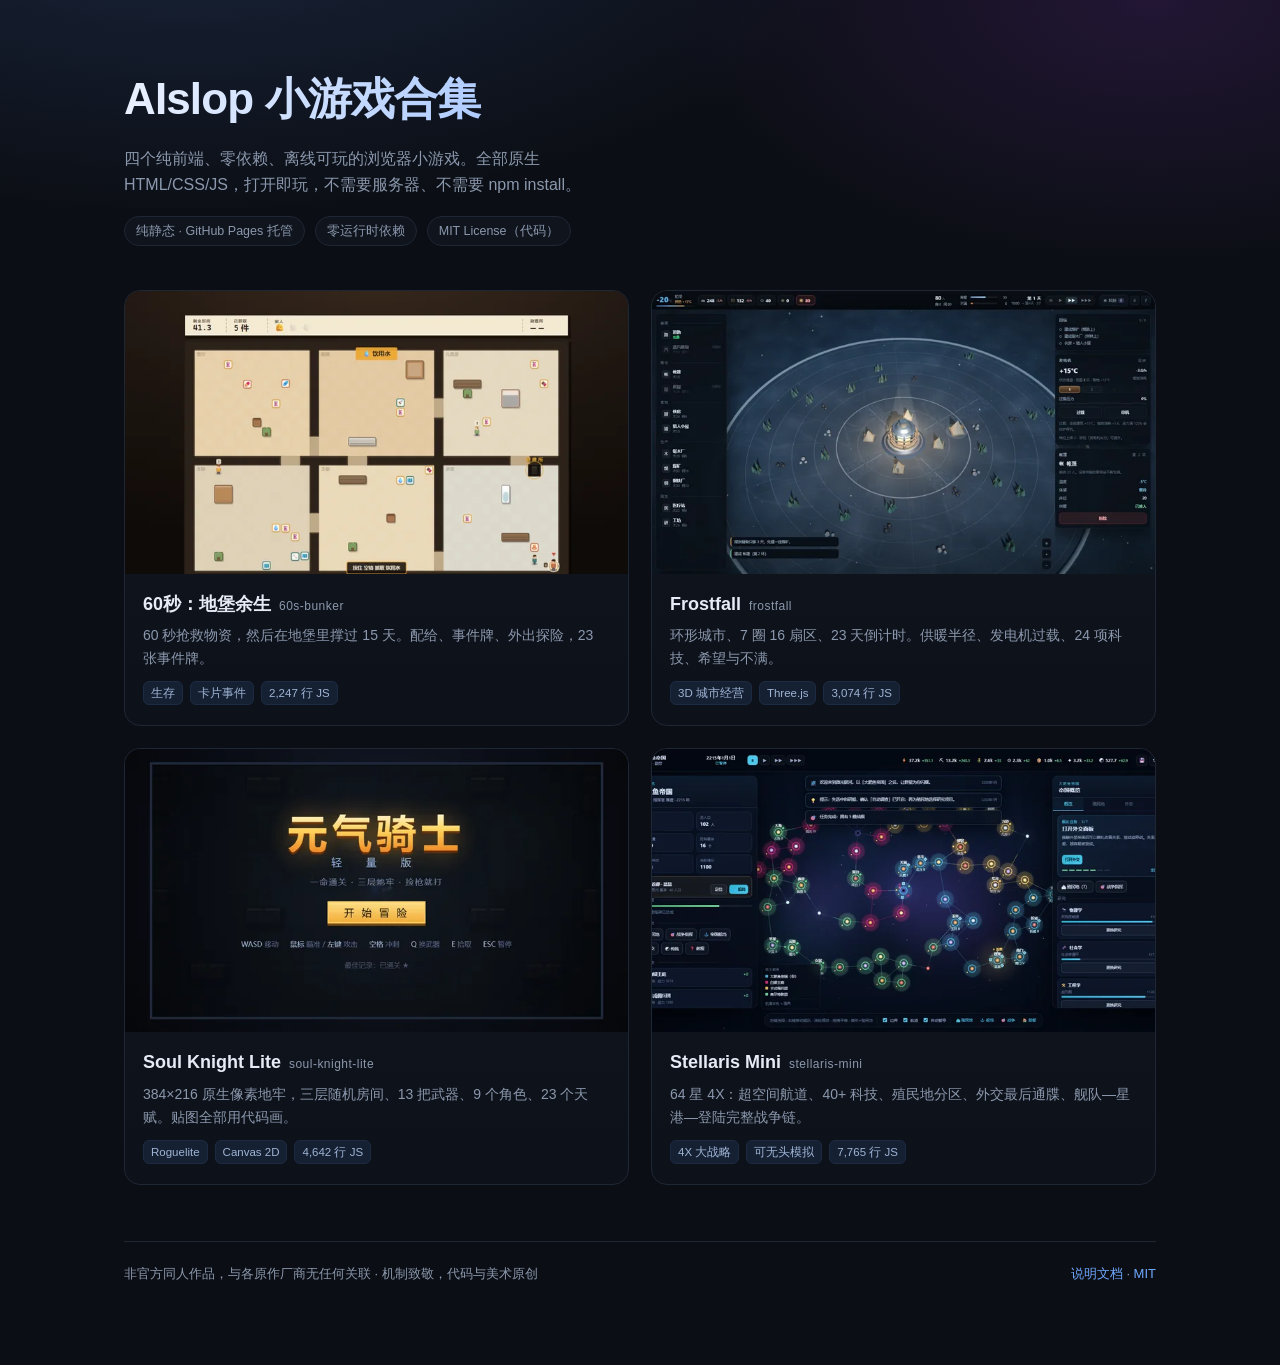
<file: index.html>
<!DOCTYPE html>
<html lang="zh-CN">
<head>
<meta charset="utf-8">
<meta name="viewport" content="width=device-width, initial-scale=1">
<title>AIslop 小游戏合集</title>
<meta name="description" content="四个纯前端、零依赖、离线可玩的浏览器小游戏：地堡生存、环形城市、像素地牢、太空 4X。">
<style>
  :root{
    --bg:#0b0e14; --bg2:#121722; --line:#1f2735;
    --fg:#e6ebf5; --dim:#8b98ad; --accent:#6ea8fe;
  }
  *{box-sizing:border-box}
  html,body{margin:0;padding:0}
  body{
    background:
      radial-gradient(1200px 600px at 15% -10%, #1b2740 0%, transparent 60%),
      radial-gradient(900px 500px at 90% 0%, #221634 0%, transparent 55%),
      var(--bg);
    color:var(--fg);
    font:16px/1.6 -apple-system,BlinkMacSystemFont,"Segoe UI","PingFang SC","Microsoft YaHei",sans-serif;
    min-height:100vh;
  }
  .wrap{max-width:1080px;margin:0 auto;padding:64px 24px 80px}
  header h1{
    font-size:clamp(28px,4.5vw,44px);margin:0 0 12px;letter-spacing:-.02em;
    background:linear-gradient(100deg,#eaf1ff 0%,#8fb8ff 55%,#c9a6ff 100%);
    -webkit-background-clip:text;background-clip:text;color:transparent;
  }
  header p{margin:0;color:var(--dim);max-width:60ch}
  .meta{margin-top:18px;display:flex;gap:10px;flex-wrap:wrap}
  .chip{
    font-size:12.5px;color:var(--dim);border:1px solid var(--line);
    background:#0f141d;border-radius:999px;padding:4px 11px;
  }
  .grid{
    margin-top:44px;display:grid;gap:22px;
    grid-template-columns:repeat(2,minmax(0,1fr));
  }
  @media (max-width:760px){ .grid{grid-template-columns:1fr} }
  .card{
    position:relative;display:flex;flex-direction:column;
    background:linear-gradient(180deg,var(--bg2),#0d1119);
    border:1px solid var(--line);border-radius:16px;overflow:hidden;
    text-decoration:none;color:inherit;
    transition:transform .18s ease,border-color .18s ease,box-shadow .18s ease;
  }
  .card:hover{transform:translateY(-4px);border-color:#33507f;box-shadow:0 18px 40px -18px #0a3a7a}
  .card img{display:block;width:100%;aspect-ratio:16/9;object-fit:cover;background:#0a0d13}
  .card .body{padding:16px 18px 20px}
  .card h2{margin:0 0 6px;font-size:18px;display:flex;align-items:baseline;gap:8px}
  .card h2 span{font-size:12px;color:var(--dim);font-weight:400;letter-spacing:.04em}
  .card p{margin:0;color:var(--dim);font-size:14px}
  .tags{margin-top:12px;display:flex;gap:7px;flex-wrap:wrap}
  .tags b{
    font-weight:500;font-size:11.5px;color:#9fb4d4;background:#152033;
    border:1px solid #1d2b42;border-radius:6px;padding:2px 7px;
  }
  footer{
    margin-top:56px;padding-top:22px;border-top:1px solid var(--line);
    color:var(--dim);font-size:13px;display:flex;justify-content:space-between;
    gap:16px;flex-wrap:wrap;
  }
  footer a{color:var(--accent);text-decoration:none}
  footer a:hover{text-decoration:underline}
</style>
</head>
<body>
<div class="wrap">
  <header>
    <h1>AIslop 小游戏合集</h1>
    <p>四个纯前端、零依赖、离线可玩的浏览器小游戏。全部原生 HTML/CSS/JS，打开即玩，不需要服务器、不需要 npm install。</p>
    <div class="meta">
      <span class="chip">纯静态 · GitHub Pages 托管</span>
      <span class="chip">零运行时依赖</span>
      <span class="chip">MIT License（代码）</span>
    </div>
  </header>

  <main class="grid">
    <a class="card" href="./60s-bunker/">
      <img src="assets/60s-bunker.webp" alt="60秒：地堡余生 截图" loading="lazy">
      <div class="body">
        <h2>60秒：地堡余生 <span>60s-bunker</span></h2>
        <p>60 秒抢救物资，然后在地堡里撑过 15 天。配给、事件牌、外出探险，23 张事件牌。</p>
        <div class="tags"><b>生存</b><b>卡片事件</b><b>2,247 行 JS</b></div>
      </div>
    </a>

    <a class="card" href="./frostfall/">
      <img src="assets/frostfall.webp" alt="Frostfall 截图" loading="lazy">
      <div class="body">
        <h2>Frostfall <span>frostfall</span></h2>
        <p>环形城市、7 圈 16 扇区、23 天倒计时。供暖半径、发电机过载、24 项科技、希望与不满。</p>
        <div class="tags"><b>3D 城市经营</b><b>Three.js</b><b>3,074 行 JS</b></div>
      </div>
    </a>

    <a class="card" href="./soul-knight-lite/">
      <img src="assets/soul-knight-lite.webp" alt="Soul Knight Lite 截图" loading="lazy">
      <div class="body">
        <h2>Soul Knight Lite <span>soul-knight-lite</span></h2>
        <p>384×216 原生像素地牢，三层随机房间、13 把武器、9 个角色、23 个天赋。贴图全部用代码画。</p>
        <div class="tags"><b>Roguelite</b><b>Canvas 2D</b><b>4,642 行 JS</b></div>
      </div>
    </a>

    <a class="card" href="./stellaris-mini/">
      <img src="assets/stellaris-mini.webp" alt="Stellaris Mini 截图" loading="lazy">
      <div class="body">
        <h2>Stellaris Mini <span>stellaris-mini</span></h2>
        <p>64 星 4X：超空间航道、40+ 科技、殖民地分区、外交最后通牒、舰队—星港—登陆完整战争链。</p>
        <div class="tags"><b>4X 大战略</b><b>可无头模拟</b><b>7,765 行 JS</b></div>
      </div>
    </a>
  </main>

  <footer>
    <span>非官方同人作品，与各原作厂商无任何关联 · 机制致敬，代码与美术原创</span>
    <span><a href="./README.md">说明文档</a> · <a href="./LICENSE">MIT</a></span>
  </footer>
</div>
</body>
</html>
</file>
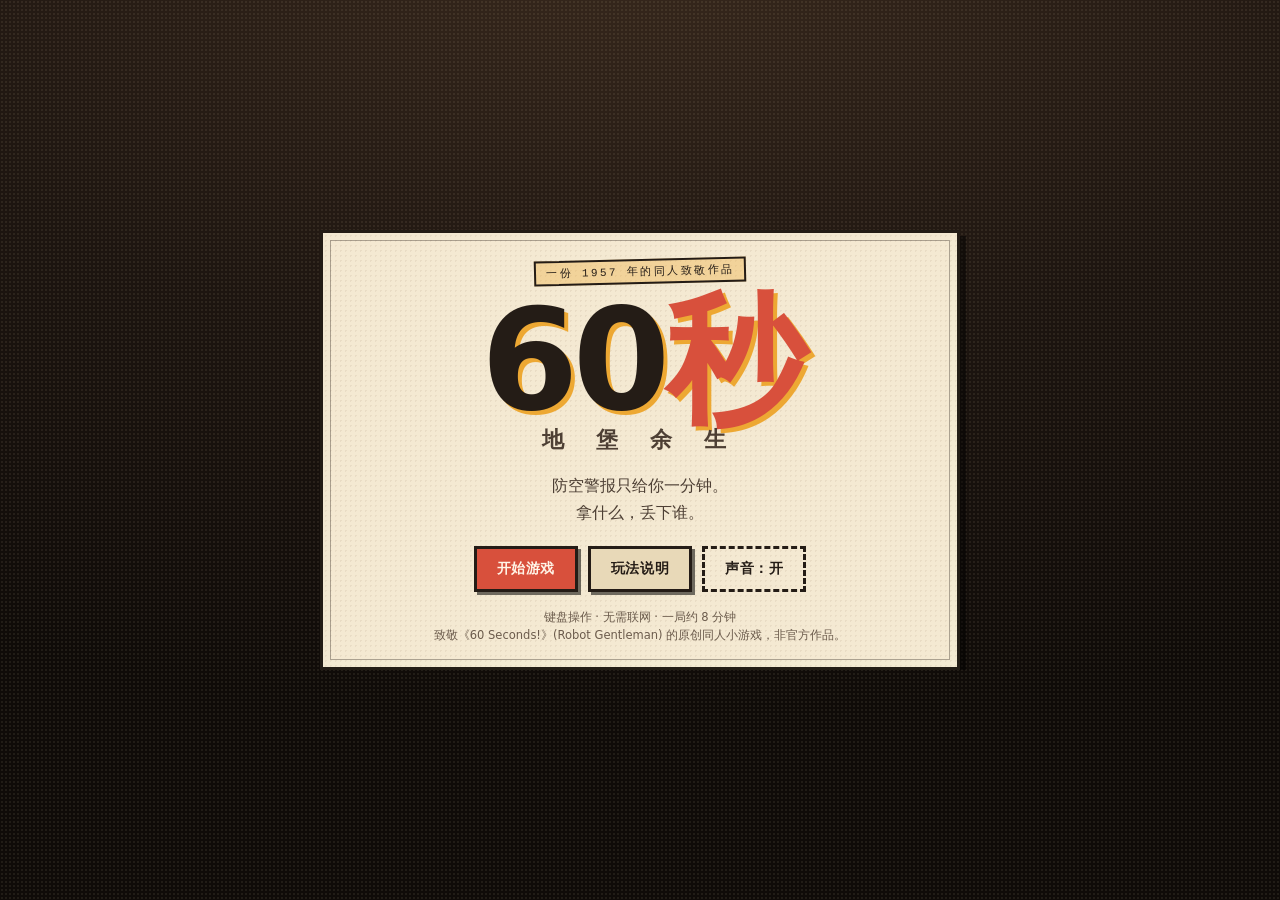
<file: 60s-bunker/index.html>
<!doctype html>
<html lang="zh-CN">
<head>
<meta charset="utf-8">
<meta name="viewport" content="width=device-width, initial-scale=1">
<title>60秒：地堡余生 — 核战前的最后一分钟</title>
<link rel="stylesheet" href="style.css">
</head>
<body>

<div id="app">

  <!-- ============ 标题 ============ -->
  <section id="screen-title" class="screen active">
    <div class="plate title-plate">
      <div class="stamp">一份 1957 年的同人致敬作品</div>
      <h1 class="big">60<span class="sec">秒</span></h1>
      <h2 class="sub">地 堡 余 生</h2>
      <p class="lede">防空警报只给你一分钟。<br>拿什么，丢下谁。</p>
      <div class="btnrow">
        <button class="btn btn-primary" id="btn-start">开始游戏</button>
        <button class="btn" id="btn-howto">玩法说明</button>
        <button class="btn btn-ghost" id="btn-sound">声音：开</button>
      </div>
      <p class="tiny">键盘操作 · 无需联网 · 一局约 8 分钟<br>
      致敬《60 Seconds!》(Robot Gentleman) 的原创同人小游戏，非官方作品。</p>
    </div>
    <div class="halftone"></div>
  </section>

  <!-- ============ 简报 ============ -->
  <section id="screen-brief" class="screen">
    <div class="plate">
      <div class="stamp red">紧急广播 · EMERGENCY BROADCAST</div>
      <h2 class="hd">…重复，这不是演习。</h2>
      <div class="radio-box">
        防空警报已经拉响。据本台估计，你有 <b>60 秒</b>抵达最近的私人避难所。
        请携带饮用水、罐头食品，以及家人。祝你好运，公民。
      </div>
      <ul class="brief-list">
        <li><b>① 抢物资</b>：跑过自家房子，把水、罐头、收音机、急救包塞进包里。时间只够拿几件。</li>
        <li><b>② 找家人</b>：多洛雷斯、玛丽·简、蒂米散在屋里。碰到他们，他们才会跟着你跑。</li>
        <li><b>③ 进地堡</b>：走廊地板上的那扇门。慢一秒，就什么都不用管了。</li>
        <li><b>④ 活下去</b>：在地堡里撑过 <b>15 天</b>，救援队就会经过这片区域。</li>
      </ul>
      <p class="tiny warn">提醒：地堡里只剩一点应急口粮。真正救命的是你带下去的东西。</p>
      <div class="btnrow">
        <button class="btn btn-primary" id="btn-go">拉响警报</button>
        <button class="btn btn-ghost" id="btn-back-title">返回</button>
      </div>
    </div>
  </section>

  <!-- ============ 抢物资 ============ -->
  <section id="screen-play" class="screen">
    <div class="play-wrap">
      <div class="hud">
        <div class="hud-cell">
          <div class="hud-k">剩余时间</div>
          <div class="hud-v timer" id="hud-timer">60.0</div>
        </div>
        <div class="hud-cell">
          <div class="hud-k">已抓取</div>
          <div class="hud-v" id="hud-count">0 件</div>
        </div>
        <div class="hud-cell grow">
          <div class="hud-k">家人</div>
          <div class="hud-v fam" id="hud-family"></div>
        </div>
        <div class="hud-cell">
          <div class="hud-k">避难所</div>
          <div class="hud-v" id="hud-hatch">— —</div>
        </div>
      </div>
      <div class="canvas-wrap">
        <canvas id="cv" width="960" height="600"></canvas>
        <div class="overlay hidden" id="pause-overlay">
          <div class="pause-card">
            <h3>已暂停</h3>
            <p>按 <b>P</b> 继续。核弹不会等你，但现在它也在暂停。</p>
          </div>
        </div>
        <div class="overlay hidden" id="boom-overlay">
          <div class="flash"></div>
          <div class="boom-text">
            <h2>轰————</h2>
            <p id="boom-line"></p>
          </div>
        </div>
      </div>
      <div class="hintbar">
        <span><b>W A S D</b> / 方向键 移动</span>
        <span><b>空格</b> 抓取物资 · 带上家人</span>
        <span><b>E</b> 进入避难所</span>
        <span><b>P</b> 暂停</span>
      </div>
    </div>
  </section>

  <!-- ============ 地堡 ============ -->
  <section id="screen-bunker" class="screen">
    <div class="bunker">
      <div class="bhead">
        <div class="bhead-day"><span id="bh-day">第 1 天</span><em id="bh-goal">目标：撑到第 15 天</em></div>
        <div class="bhead-res">
          <span class="chip">🥫 <b id="bh-food">0</b></span>
          <span class="chip">💧 <b id="bh-water">0</b></span>
          <span class="chip dim" id="bh-gear-wrap">装备：<b id="bh-gear">—</b></span>
        </div>
      </div>
      <div class="bbody">
        <div class="col-family">
          <h3 class="colh">地堡成员</h3>
          <div id="family"></div>
          <div class="inv" id="inv"></div>
        </div>
        <div class="col-stage">
          <div id="stage"></div>
        </div>
        <div class="col-log">
          <h3 class="colh">避难所日志</h3>
          <div class="log" id="log"></div>
        </div>
      </div>
    </div>
  </section>

  <!-- ============ 结局 ============ -->
  <section id="screen-end" class="screen">
    <div class="plate">
      <div class="stamp" id="end-stamp">结局</div>
      <h2 class="hd" id="end-title">—</h2>
      <p class="lede" id="end-text">—</p>
      <div class="stats" id="end-stats"></div>
      <div class="btnrow">
        <button class="btn btn-primary" id="btn-again">再来一局</button>
        <button class="btn btn-ghost" id="btn-end-title">回到标题</button>
      </div>
    </div>
  </section>

</div>

<script src="src/game-core.js"></script>
<script src="src/game-scavenge.js"></script>
<script src="src/game-bunker.js"></script>
<script src="src/game-ui.js"></script>
</body>
</html>
</file>
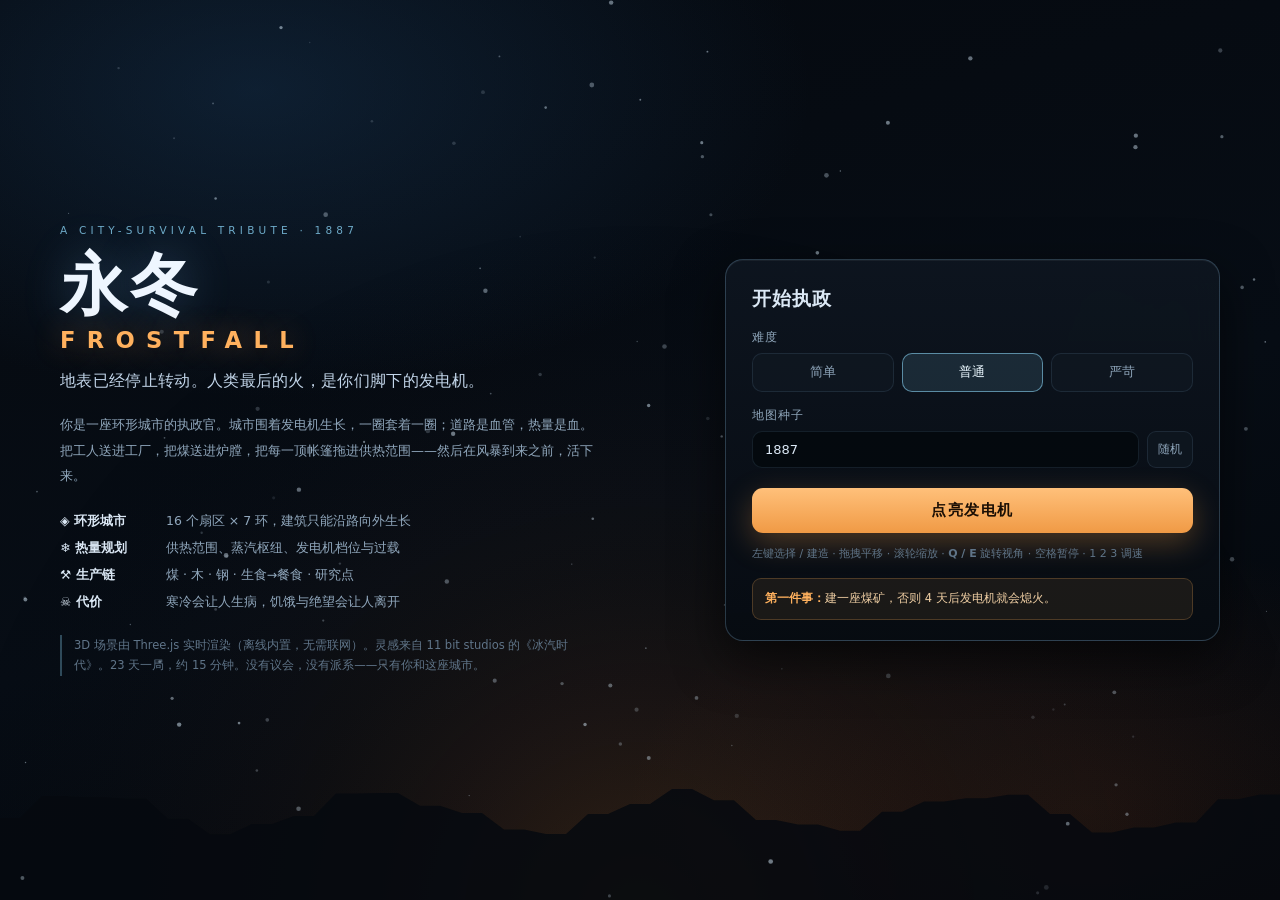
<file: frostfall/index.html>
<!DOCTYPE html>
<html lang="zh-CN">
<head>
<meta charset="utf-8">
<meta name="viewport" content="width=device-width, initial-scale=1">
<title>永冬 · Frostfall</title>
<link rel="stylesheet" href="css/style.css">
</head>
<body>

<!-- ======================== 开始界面 ======================== -->
<div id="start" class="start">
  <canvas id="startBg"></canvas>
  <div class="start-inner">
    <div class="hero">
      <div class="eyebrow">A CITY-SURVIVAL TRIBUTE · 1887</div>
      <h1>永冬<span>FROSTFALL</span></h1>
      <p class="tagline">地表已经停止转动。人类最后的火，是你们脚下的发电机。</p>
      <p class="hero-copy">你是一座环形城市的执政官。城市围着发电机生长，一圈套着一圈；道路是血管，热量是血。把工人送进工厂，把煤送进炉膛，把每一顶帐篷拖进供热范围——然后在风暴到来之前，活下来。</p>
      <ul class="hero-points">
        <li><b>◈ 环形城市</b><span>16 个扇区 × 7 环，建筑只能沿路向外生长</span></li>
        <li><b>❄ 热量规划</b><span>供热范围、蒸汽枢纽、发电机档位与过载</span></li>
        <li><b>⚒ 生产链</b><span>煤 · 木 · 钢 · 生食→餐食 · 研究点</span></li>
        <li><b>☠ 代价</b><span>寒冷会让人生病，饥饿与绝望会让人离开</span></li>
      </ul>
      <div class="hero-note">3D 场景由 Three.js 实时渲染（离线内置，无需联网）。灵感来自 11 bit studios 的《冰汽时代》。23 天一局，约 15 分钟。没有议会，没有派系——只有你和这座城市。</div>
    </div>

    <div class="start-card">
      <h2>开始执政</h2>
      <div class="field-label">难度</div>
      <div id="diffPick" class="diff-row"></div>
      <div class="field-label">地图种子</div>
      <div class="seed-row">
        <input id="seedInput" type="number" value="1887">
        <button id="seedRandom" class="ghost small">随机</button>
      </div>
      <button id="startBtn" class="primary big">点亮发电机</button>
      <p class="tiny">左键选择 / 建造 · 拖拽平移 · 滚轮缩放 · <b>Q / E</b> 旋转视角 · 空格暂停 · 1 2 3 调速</p>
      <div class="card-hint">
        <b>第一件事：</b>建一座煤矿，否则 4 天后发电机就会熄火。
      </div>
    </div>
  </div>
</div>

<!-- ======================== 游戏界面 ======================== -->
<div id="app" class="app" hidden>
  <header class="topbar">
    <div class="weather">
      <div class="w-main">
        <div class="w-temp"><b id="wTemp">-20</b><i>°C</i></div>
        <div class="w-side">
          <div id="wLabel" class="w-label">初冬</div>
          <div id="wHeat" class="w-heat">供热 +15</div>
        </div>
      </div>
      <div class="w-bar"><span id="wBar"></span></div>
    </div>

    <div id="resBar" class="res-bar"></div>

    <div class="pop-box">
      <div class="pop-row"><b id="popNum">80</b><span>人</span></div>
      <div class="pop-sub"><span id="popSick">病 0</span><span id="popFree">闲 0</span></div>
    </div>

    <div class="mood-box">
      <div class="mood" title="希望：低于 0 城市会弃你而去">
        <span class="mood-k">希望</span>
        <span class="mood-bar"><i id="hopeBar"></i></span>
        <span class="mood-v" id="hopeVal">55</span>
      </div>
      <div class="mood" title="不满：满 100 你会被赶下台">
        <span class="mood-k">不满</span>
        <span class="mood-bar dis"><i id="disBar"></i></span>
        <span class="mood-v" id="disVal">8</span>
      </div>
    </div>

    <div class="clock">
      <div id="clockDay" class="clock-day">第 1 天</div>
      <div class="clock-time"><span id="clockTime">06:00</span><span id="clockNext" class="clock-next"></span></div>
    </div>

    <div id="speedBox" class="speed-box">
      <button data-speed="0" title="暂停 (空格)">❚❚</button>
      <button data-speed="1" title="1 倍速 (1)">▶</button>
      <button data-speed="2" title="2 倍速 (2)">▶▶</button>
      <button data-speed="3" title="3 倍速 (3)">▶▶▶</button>
    </div>

    <div class="top-actions">
      <button id="btnTech" class="ghost"><span class="g">⚛</span>科技<em id="rpBadge">0</em></button>
      <button id="btnLog" class="icon-btn" title="日志">≡</button>
      <button id="btnHelp" class="icon-btn" title="帮助">?</button>
    </div>
  </header>

  <div class="stage">
    <canvas id="cv"></canvas>
    <div class="vig"></div>
    <div class="palette" id="palette"></div>
    <div class="side" id="side"></div>
    <div class="toasts" id="toasts"></div>
    <div class="tooltip" id="tooltip" hidden></div>
    <div class="viewbtns">
      <button id="btnHome" title="回到中心">◎</button>
      <button id="btnZoomIn" title="放大">+</button>
      <button id="btnZoomOut" title="缩小">−</button>
    </div>
  </div>

  <div class="modal-root" id="modalRoot"></div>
  <div class="banner" id="banner" hidden></div>
</div>

<script src="vendor/three.min.js"></script>
<script src="js/data.js"></script>
<script src="js/engine.js"></script>
<script src="js/render.js"></script>
<script src="js/ui.js"></script>
<script src="js/main.js"></script>
</body>
</html>
</file>
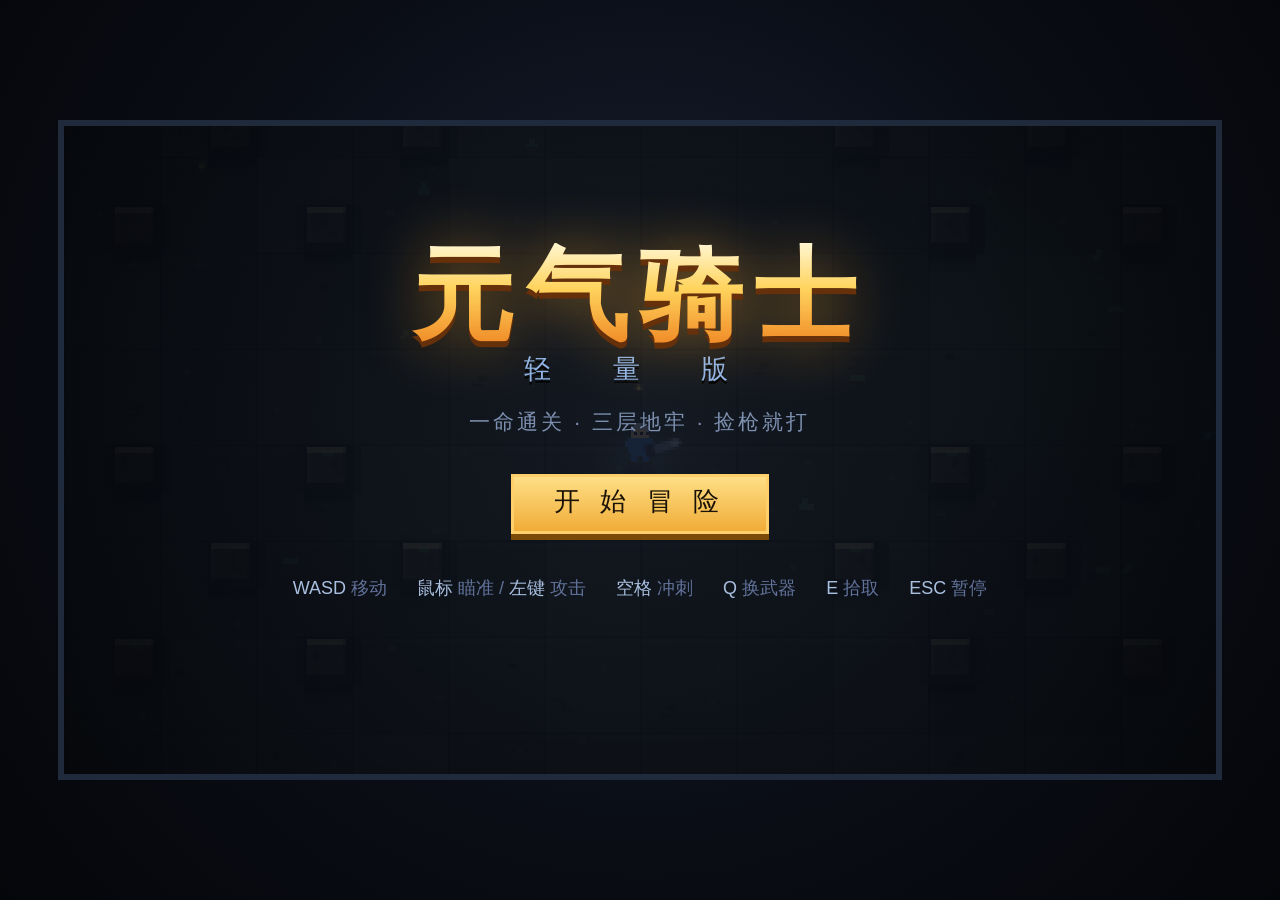
<file: soul-knight-lite/index.html>
<!DOCTYPE html>
<html lang="zh-CN">
<head>
<meta charset="utf-8">
<meta name="viewport" content="width=device-width,initial-scale=1,user-scalable=no">
<title>元气骑士 · 轻量版</title>
<link rel="stylesheet" href="css/style.css">
</head>
<body>
<div id="app">
  <div id="stage">
    <canvas id="cv" width="384" height="216"></canvas>

    <!-- ================= HUD ================= -->
    <div id="hud" class="layer">
      <div class="hud-tl">
        <div class="pips" id="hpPips"></div>
        <div class="pips armor" id="armorPips"></div>
        <div class="ebar"><i id="energyFill"></i><span id="energyTxt">160</span></div>
      </div>

      <div class="hud-tr">
        <div class="tag" id="floorTag">1F 苔洞</div>
        <div class="tag coin" id="coinTag"><i class="coin-ico"></i><b>0</b></div>
      </div>

      <div class="hud-bl" id="slots">
        <div class="slot" data-i="0"><b class="nm">手枪</b><em class="en">0</em><i class="key">1</i></div>
        <div class="slot" data-i="1"><b class="nm">--</b><em class="en">-</em><i class="key">2</i></div>
      </div>

      <div class="hud-br">
        <div class="dash"><i id="dashFill"></i><span>冲刺</span></div>
        <div class="hint" id="hintTag">把怪清干净，门就会开</div>
      </div>

      <div class="bossbar" id="bossBar">
        <b id="bossName">BOSS</b>
        <div class="btrack"><i id="bossFill"></i></div>
      </div>

      <div class="wtip" id="wtip"></div>
      <div class="maplegend" id="mapLegend">
        <span><i style="background:#ff6a7a"></i>BOSS</span>
        <span><i style="background:#ffd35c"></i>宝箱</span>
        <span><i style="background:#5ee08a"></i>商店</span>
        <span><i style="background:#c9a0ff"></i>祭坛</span>
        <span><i style="background:#ff9a5a"></i>精英</span>
      </div>
    </div>

    <!-- ================= 菜单层 ================= -->
    <div id="ui" class="layer">

      <section class="screen" id="scrTitle">
        <div class="logo">
          <span class="l1">元气骑士</span>
          <span class="l2">轻 量 版</span>
        </div>
        <p class="sub">一命通关 · 三层地牢 · 捡枪就打</p>
        <div class="cta" id="btnStart">开 始 冒 险</div>
        <div class="keys">
          <span><b>WASD</b> 移动</span><span><b>鼠标</b> 瞄准 / <b>左键</b> 攻击</span>
          <span><b>空格</b> 冲刺</span><span><b>Q</b> 换武器</span><span><b>E</b> 拾取</span><span><b>ESC</b> 暂停</span>
        </div>
        <div class="rec" id="recTag"></div>
      </section>

      <section class="screen" id="scrChar">
        <h2>选择你的骑士</h2>
        <div class="chars" id="charList"></div>
        <p class="tip">点击卡片选择 · Enter 确认 · 难度随楼层上升，别贪</p>
      </section>

      <section class="screen" id="scrTalent">
        <h2 id="talentTitle">选择天赋</h2>
        <div class="talents" id="talentList"></div>
        <div class="btns"><div class="cta sm ghost" id="btnReroll">换一批（15 金币）</div></div>
        <p class="tip">三选一 · 天赋影响整局 · 金币可以换一批选项</p>
      </section>

      <section class="screen" id="scrPause">
        <h2>已暂停</h2>
        <div class="btns">
          <div class="cta sm" id="btnResume">继续（ESC）</div>
          <div class="cta sm ghost" id="btnQuit">放弃本局</div>
        </div>
      </section>

      <section class="screen" id="scrOver">
        <h2 class="dead">你 倒 下 了</h2>
        <div class="stats" id="overStats"></div>
        <div class="btns"><div class="cta sm" id="btnAgain">再 来 一 局</div></div>
      </section>

      <section class="screen" id="scrWin">
        <h2 class="win">通 关 ！</h2>
        <div class="stats" id="winStats"></div>
        <div class="btns"><div class="cta sm" id="btnAgain2">再 战 一 次</div></div>
      </section>

      <div class="toast" id="toast"></div>
      <div class="fade" id="fade"></div>
    </div>
  </div>
</div>

<script src="js/core.js"></script>
<script src="js/art.js"></script>
<script src="js/weapons.js"></script>
<script src="js/entities.js"></script>
<script src="js/dungeon.js"></script>
<script src="js/game.js"></script>
</body>
</html>
</file>
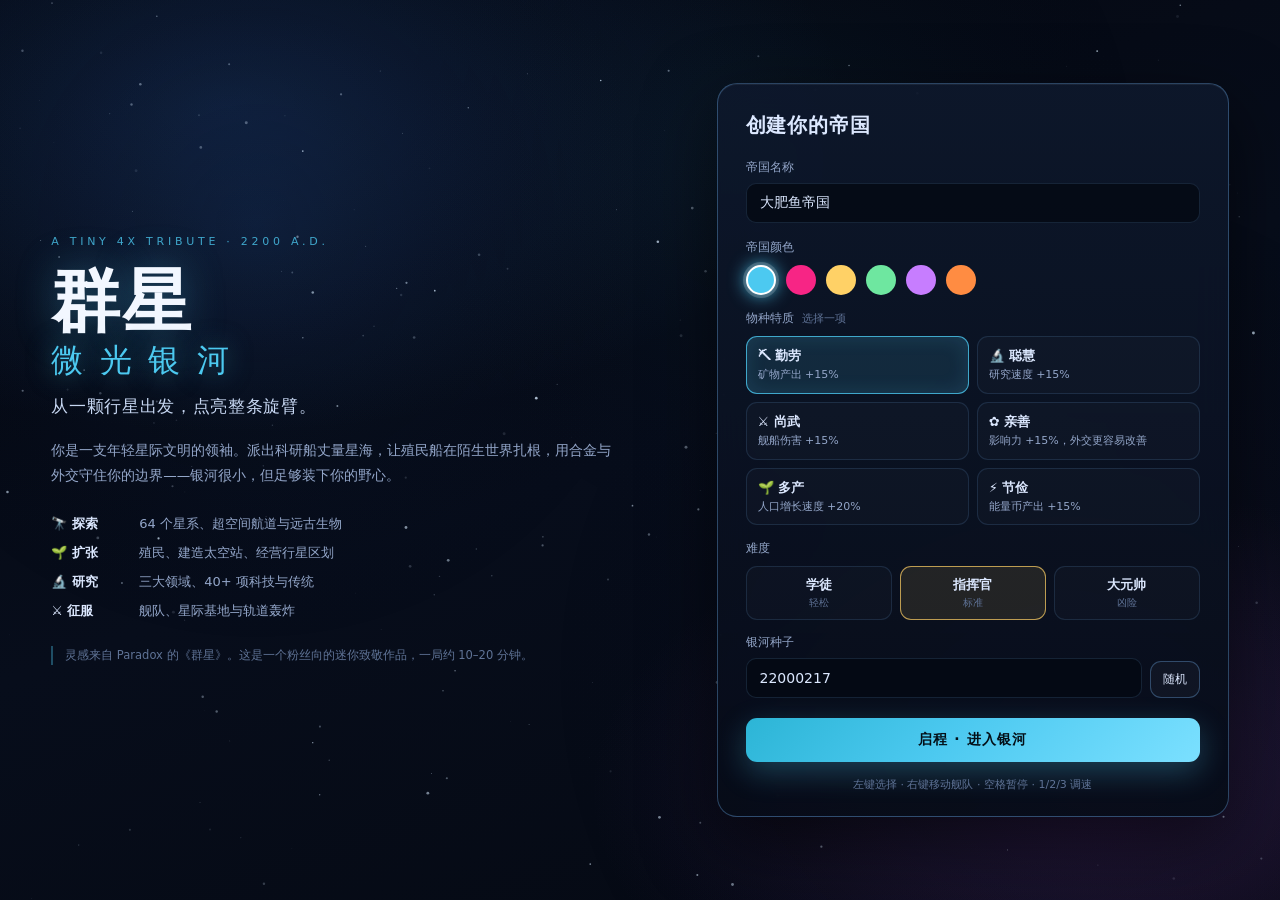
<file: stellaris-mini/index.html>
<!DOCTYPE html>
<html lang="zh-CN">
<head>
<meta charset="utf-8">
<meta name="viewport" content="width=device-width, initial-scale=1">
<title>群星：微光银河 · Stellaris Mini</title>
<link rel="stylesheet" href="css/style.css">
</head>
<body>

<!-- ======================== 开始界面 ======================== -->
<div id="start-screen" class="start-screen">
  <canvas id="start-bg"></canvas>
  <div class="start-inner">
    <div class="start-hero">
      <div class="eyebrow">A TINY 4X TRIBUTE · 2200 A.D.</div>
      <h1>群星<span>微光银河</span></h1>
      <p class="tagline">从一颗行星出发，点亮整条旋臂。</p>
      <div class="hero-copy">
        <p>你是一支年轻星际文明的领袖。派出科研船丈量星海，让殖民船在陌生世界扎根，用合金与外交守住你的边界——银河很小，但足够装下你的野心。</p>
      </div>
      <ul class="hero-points">
        <li><b>🔭 探索</b><span>64 个星系、超空间航道与远古生物</span></li>
        <li><b>🌱 扩张</b><span>殖民、建造太空站、经营行星区划</span></li>
        <li><b>🔬 研究</b><span>三大领域、40+ 项科技与传统</span></li>
        <li><b>⚔ 征服</b><span>舰队、星际基地与轨道轰炸</span></li>
      </ul>
      <div class="hero-note">灵感来自 Paradox 的《群星》。这是一个粉丝向的迷你致敬作品，一局约 10–20 分钟。</div>
    </div>

    <div class="start-card">
      <h2>创建你的帝国</h2>
      <label class="field">
        <span>帝国名称</span>
        <input id="empire-name" maxlength="12" value="大肥鱼帝国" autocomplete="off">
      </label>

      <div class="field-label">帝国颜色</div>
      <div id="color-picker" class="swatches"></div>

      <div class="field-label">物种特质 <em>选择一项</em></div>
      <div id="trait-picker" class="trait-grid"></div>

      <div class="field-label">难度</div>
      <div id="difficulty-picker" class="diff-row"></div>

      <div class="seed-row">
        <label class="field seed-field"><span>银河种子</span><input id="seed-input" type="number" value="22000217"></label>
        <button id="seed-random" class="ghost small" type="button">随机</button>
      </div>

      <button id="start-btn" class="primary big" type="button">启程 · 进入银河</button>
      <button id="continue-btn" class="ghost" type="button" hidden>继续上次的银河</button>
      <p class="small">左键选择 · 右键移动舰队 · 空格暂停 · 1/2/3 调速</p>
    </div>
  </div>
</div>

<!-- ======================== 游戏界面 ======================== -->
<div id="game-ui" hidden>
  <canvas id="galaxy-canvas"></canvas>
  <div class="vignette"></div>

  <header id="topbar" class="topbar">
    <div id="empire-badge" class="empire-badge"></div>
    <div class="date-box">
      <div id="date-main" class="date-main">2200年1月1日</div>
      <div id="speed-label" class="speed-label">已暂停</div>
    </div>
    <div class="speed-controls" id="speed-controls">
      <button data-speed="0" title="暂停 (空格)">⏸</button>
      <button data-speed="1" title="正常速度 (1)">▶</button>
      <button data-speed="2" title="2 倍速 (2)">▶▶</button>
      <button data-speed="3" title="3 倍速 (3)">▶▶▶</button>
    </div>
    <div id="resource-bar" class="resource-bar"></div>
    <div class="top-actions">
      <button id="btn-save" class="icon-btn" title="保存游戏">💾</button>
      <button id="btn-load" class="icon-btn" title="读取存档">⟲</button>
      <button id="btn-help" class="icon-btn" title="帮助 / 教程">❓</button>
    </div>
  </header>

  <aside id="left-panel" class="panel left-panel"></aside>
  <aside id="right-panel" class="panel right-panel"></aside>

  <footer id="bottombar" class="bottombar">
    <span class="hint">左键选择 · 右键移动舰队 · 滚轮缩放 · 拖拽平移 · 菱形=殖民地</span>
    <span class="divider"></span>
    <label class="toggle"><input type="checkbox" id="toggle-borders" checked> 边界</label>
    <label class="toggle"><input type="checkbox" id="toggle-lanes" checked> 航道</label>
    <label class="toggle"><input type="checkbox" id="toggle-autopause" checked> 自动暂停</label>
    <span class="divider"></span>
    <button id="btn-colonies" class="ghost small" title="殖民地总览">🏙 殖民地</button>
    <button id="btn-yard" class="ghost small" title="打开帝国船坞">⚓ 船坞</button>
    <button id="btn-war" class="ghost small" title="战争指挥">🎯 战争</button>
    <button id="btn-home" class="ghost small">🏠 首都</button>
  </footer>

  <div id="map-legend" class="map-legend" hidden></div>
  <div id="toasts" class="toasts"></div>
  <div id="tooltip" class="tooltip" hidden></div>
  <div id="modal-root" class="modal-root"></div>
</div>

<script src="js/data.js"></script>
<script src="js/galaxy.js"></script>
<script src="js/engine.js"></script>
<script src="js/ui.js"></script>
<script src="js/main.js"></script>
</body>
</html>
</file>
<file: 60s-bunker/style.css>
/* ==========================================================
   60秒：地堡余生 — 1950s 印刷风 UI
   ========================================================== */
:root{
  --ink:#241c16;
  --ink-soft:#4d3f34;
  --cream:#f4e9d2;
  --cream-2:#e8d9b8;
  --brick:#d8503c;
  --mustard:#eda833;
  --teal:#3f7d78;
  --sage:#8bb174;
  --night:#17110d;
  --line:3px solid var(--ink);
  --shadow:6px 6px 0 rgba(0,0,0,.45);
  --mono:"Cascadia Mono",Consolas,"Courier New",monospace;
  --sans:"Trebuchet MS","Segoe UI","Microsoft YaHei",system-ui,sans-serif;
}
*{box-sizing:border-box}
html,body{height:100%}
body{
  margin:0; background:
    radial-gradient(120% 90% at 50% -10%, #3a2a1e 0%, #1d1510 55%, #0f0b08 100%);
  color:var(--ink); font-family:var(--sans); overflow:hidden;
  -webkit-font-smoothing:antialiased;
}
body::after{ /* 暗角 */
  content:""; position:fixed; inset:0; pointer-events:none;
  background:radial-gradient(135% 115% at 50% 48%, transparent 62%, rgba(0,0,0,.42) 100%);
  z-index:9;
}
#app{position:relative; height:100%; display:flex; align-items:center; justify-content:center; padding:14px; z-index:2}

/* ---------- 屏幕切换 ---------- */
.screen{display:none; width:100%; max-width:1180px; max-height:100%; overflow:auto}
.screen.active{display:flex; align-items:center; justify-content:center; animation:pop .28s ease-out}
@keyframes pop{from{opacity:0; transform:translateY(8px) scale(.99)} to{opacity:1; transform:none}}
.hidden{display:none !important}

/* ---------- 面板 ---------- */
.plate{
  background:var(--cream); border:var(--line); box-shadow:var(--shadow);
  padding:26px 30px 22px; max-width:820px; width:100%; position:relative;
  background-image:radial-gradient(rgba(140,110,80,.10) 1px, transparent 1px);
  background-size:5px 5px;
}
.plate::before{
  content:""; position:absolute; inset:7px; border:1px solid rgba(36,28,22,.35); pointer-events:none;
}
.halftone{
  position:fixed; inset:0; pointer-events:none; opacity:.5; z-index:-1;
  background-image:radial-gradient(rgba(240,220,180,.16) 1px, transparent 1px);
  background-size:4px 4px;
}
.stamp{
  display:inline-block; font-family:var(--mono); font-size:11px; letter-spacing:.22em;
  text-transform:uppercase; border:2px solid var(--ink); padding:3px 10px; color:var(--ink);
  transform:rotate(-1.4deg); background:rgba(237,168,51,.35); margin-bottom:14px;
}
.stamp.red{background:rgba(216,80,60,.22); color:#8d2b1c; border-color:#8d2b1c}

/* ---------- 标题 ---------- */
.title-plate{text-align:center; max-width:640px}
.big{
  font-size:clamp(64px,13vw,140px); line-height:.82; margin:6px 0 0; letter-spacing:-.04em;
  color:var(--ink); text-shadow:4px 4px 0 var(--mustard);
  font-weight:900;
}
.big .sec{color:var(--brick)}
.sub{margin:6px 0 18px; font-size:clamp(15px,2.4vw,22px); letter-spacing:.55em; font-weight:700; color:var(--ink-soft)}
.lede{font-size:16px; line-height:1.65; margin:0 0 20px; color:var(--ink-soft)}
.hd{font-size:clamp(22px,3.2vw,32px); margin:0 0 12px; line-height:1.25}
.tiny{font-size:11.5px; color:#6b5b4c; line-height:1.6; margin:16px 0 0}
.tiny.warn{color:#8d2b1c}

/* ---------- 按钮 ---------- */
.btnrow{display:flex; gap:10px; flex-wrap:wrap; justify-content:center; margin-top:6px}
.btn{
  font-family:var(--sans); font-size:14px; font-weight:800; letter-spacing:.04em;
  padding:11px 20px; border:var(--line); background:var(--cream-2); color:var(--ink);
  cursor:pointer; box-shadow:3px 3px 0 rgba(0,0,0,.55); transition:transform .06s, box-shadow .06s;
}
.btn:hover{transform:translate(-1px,-1px); box-shadow:4px 4px 0 rgba(0,0,0,.55)}
.btn:active{transform:translate(2px,2px); box-shadow:1px 1px 0 rgba(0,0,0,.55)}
.btn-primary{background:var(--brick); color:#fff5e8}
.btn-ghost{background:transparent; box-shadow:none; border-style:dashed; font-weight:700}
.btn-ghost:hover{box-shadow:none; background:rgba(36,28,22,.06)}
.btn:disabled{opacity:.4; cursor:not-allowed; transform:none; box-shadow:none}

/* ---------- 简报 ---------- */
.radio-box{
  font-family:var(--mono); font-size:13.5px; line-height:1.85; color:#2c3f3b;
  background:rgba(63,125,120,.12); border-left:5px solid var(--teal);
  padding:12px 16px; margin:0 0 18px;
}
.brief-list{list-style:none; padding:0; margin:0 0 4px; font-size:14px; line-height:1.75; color:var(--ink-soft)}
.brief-list li{margin-bottom:9px; padding-left:4px}
.brief-list b{color:var(--ink)}

/* ---------- 抢物资 ---------- */
.play-wrap{width:100%; max-width:980px}
.hud{
  display:flex; gap:8px; margin-bottom:8px; background:var(--cream);
  border:var(--line); box-shadow:4px 4px 0 rgba(0,0,0,.45); padding:8px 10px; align-items:center;
}
.hud-cell{padding:0 10px; border-right:2px dashed rgba(36,28,22,.25); min-width:96px}
.hud-cell:last-child{border-right:0}
.hud-cell.grow{flex:1}
.hud-k{font-size:9.5px; letter-spacing:.18em; color:#6b5b4c; text-transform:uppercase; font-weight:700}
.hud-v{font-size:20px; font-weight:900; line-height:1.15}
.hud-v.timer{font-family:var(--mono); font-variant-numeric:tabular-nums}
.hud-v.timer.hot{color:var(--brick); animation:blink .55s steps(2) infinite}
@keyframes blink{50%{opacity:.35}}
.hud-v.fam{font-size:18px; letter-spacing:2px}
.hud-v.fam .off{opacity:.22; filter:grayscale(1)}
.canvas-wrap{position:relative; line-height:0; border:var(--line); box-shadow:var(--shadow); background:#15110d}
#cv{width:100%; height:auto; display:block; image-rendering:auto}
.hintbar{
  display:flex; gap:18px; flex-wrap:wrap; justify-content:center;
  font-size:11.5px; color:#c9b79a; margin-top:8px; font-family:var(--mono);
}
.hintbar b{color:var(--mustard)}
.overlay{position:absolute; inset:0; display:flex; align-items:center; justify-content:center; z-index:3}
#pause-overlay{background:rgba(12,9,6,.78); backdrop-filter:blur(2px)}
.pause-card{background:var(--cream); border:var(--line); box-shadow:var(--shadow); padding:22px 28px; text-align:center}
.pause-card h3{margin:0 0 6px; letter-spacing:.2em}
.pause-card p{margin:0; font-size:13px; color:var(--ink-soft)}

/* 核爆 */
#boom-overlay{background:#000; overflow:hidden}
#boom-overlay .flash{position:absolute; inset:0; background:#fff; opacity:0; animation:flash 3.4s ease-out forwards}
@keyframes flash{
  0%{opacity:0} 6%{opacity:1} 14%{opacity:.85} 26%{opacity:.15}
  40%{opacity:.5} 60%{opacity:.05} 100%{opacity:0}
}
#boom-overlay .boom-text{
  position:relative; text-align:center; color:#f4e9d2; opacity:0; animation:fadein .8s 1.1s forwards;
}
#boom-overlay h2{font-size:clamp(30px,7vw,60px); margin:0 0 10px; letter-spacing:.12em; color:#eda833}
#boom-overlay p{font-family:var(--mono); font-size:14px; line-height:1.9; color:#d8c8ad; max-width:520px; margin:0 auto}
@keyframes fadein{to{opacity:1}}

/* ---------- 地堡 ---------- */
.bunker{width:100%; border:var(--line); background:var(--cream); box-shadow:var(--shadow); display:flex; flex-direction:column}
.bhead{
  display:flex; justify-content:space-between; align-items:center; gap:12px; flex-wrap:wrap;
  padding:10px 16px; background:var(--ink); color:var(--cream); border-bottom:var(--line);
}
.bhead-day{display:flex; align-items:baseline; gap:14px}
#bh-day{font-size:20px; font-weight:900; letter-spacing:.06em; color:var(--mustard)}
#bh-goal{font-family:var(--mono); font-size:11px; color:#a9977c; font-style:normal}
.bhead-res{display:flex; gap:8px; align-items:center; flex-wrap:wrap}
.chip{
  font-family:var(--mono); font-size:13px; background:rgba(244,233,210,.12);
  border:2px solid rgba(244,233,210,.3); padding:3px 10px; color:var(--cream);
}
.chip b{color:var(--mustard); font-size:15px}
.chip.dim{opacity:.72; font-size:11.5px}
.bbody{display:grid; grid-template-columns:250px minmax(0,1fr) 236px; gap:0; min-height:440px}
.col-family{padding:14px; border-right:2px solid rgba(36,28,22,.2); background:rgba(232,217,184,.5)}
.col-stage{padding:18px 20px; min-height:380px}
.col-log{padding:14px; border-left:2px solid rgba(36,28,22,.2); background:rgba(232,217,184,.35)}
.colh{
  font-size:10px; letter-spacing:.2em; text-transform:uppercase; color:#6b5b4c;
  margin:0 0 10px; padding-bottom:5px; border-bottom:1px dashed rgba(36,28,22,.3); font-weight:800;
}
.mem{
  display:flex; gap:9px; align-items:center; padding:7px 8px; margin-bottom:7px;
  border:2px solid rgba(36,28,22,.28); background:var(--cream); position:relative;
}
.mem .av{font-size:22px; line-height:1; filter:drop-shadow(1px 1px 0 rgba(0,0,0,.15))}
.mem .nm{font-size:13px; font-weight:800; display:flex; gap:5px; align-items:baseline}
.mem .nm em{font-style:normal; font-size:9.5px; color:#84715f; letter-spacing:.1em}
.mem .bar{height:6px; background:rgba(36,28,22,.16); margin:4px 0 3px; border:1px solid rgba(36,28,22,.28)}
.mem .bar i{display:block; height:100%; background:var(--sage); transition:width .3s}
.mem .bar i.mid{background:var(--mustard)}
.mem .bar i.low{background:var(--brick)}
.mem .stat{font-size:10.5px; color:#6b5b4c; font-family:var(--mono)}
.mem.dead{opacity:.5; background:repeating-linear-gradient(45deg,#e0d2b6,#e0d2b6 5px,#d3c3a5 5px,#d3c3a5 10px)}
.mem.dead .av{filter:grayscale(1)}
.mem.absent{opacity:.62; border-style:dashed}
.mem .x{position:absolute; right:6px; top:6px; font-size:9px; color:#8d2b1c; font-weight:900; letter-spacing:.1em}

/* 物资栏 */
.inv{margin-top:14px}
.inv .lbl{font-size:10px; letter-spacing:.18em; text-transform:uppercase; color:#6b5b4c; font-weight:800; margin-bottom:6px}
.inv-item{
  display:flex; align-items:flex-start; gap:7px; font-size:12px; padding:5px 6px;
  border-bottom:1px dotted rgba(36,28,22,.25);
}
.inv-item .nm{flex:1;min-width:0}
.inv-item .eff{display:block;font-style:normal;font-size:9.5px;line-height:1.5;color:#84715f;margin-top:2px}
.inv-item .use{
  flex:0 0 auto; font-size:10px; font-weight:900; letter-spacing:.06em; padding:2px 7px;
  border:2px solid var(--ink); background:var(--mustard); cursor:pointer; font-family:var(--sans);
}
.inv-item .use:hover{background:var(--brick); color:#fff5e8}
.inv-item.passive{opacity:.9}
.inv-item.passive .nm::after{content:" · 装备"; font-size:9.5px; color:#84715f}

/* 舞台卡片 */
.card{
  border:var(--line); background:#fbf3e2; padding:18px 20px; box-shadow:5px 5px 0 rgba(36,28,22,.18);
  position:relative;
}
.card::after{content:""; position:absolute; inset:5px; border:1px solid rgba(36,28,22,.18); pointer-events:none}
.card h3{margin:0 0 4px; font-size:19px; letter-spacing:.02em}
.card .tag{font-family:var(--mono); font-size:10px; letter-spacing:.2em; color:var(--brick); text-transform:uppercase; font-weight:700}
.card p{font-size:13.5px; line-height:1.8; color:var(--ink-soft); margin:10px 0 0}
.card .choices{display:flex; flex-direction:column; gap:8px; margin-top:16px}
.choice{
  text-align:left; font-family:var(--sans); font-size:13.5px; font-weight:700; cursor:pointer;
  padding:11px 14px; border:2px solid var(--ink); background:var(--cream); box-shadow:2px 2px 0 rgba(0,0,0,.4);
  display:flex; flex-direction:column; gap:3px;
}
.choice:hover{background:var(--mustard); transform:translate(-1px,-1px); box-shadow:3px 3px 0 rgba(0,0,0,.4)}
.choice small{font-weight:400; font-family:var(--mono); font-size:10.5px; color:#6b5b4c}
.res{margin-top:14px; font-family:var(--mono); font-size:13px; line-height:1.9; color:#2c3f3b;
  background:rgba(139,177,116,.16); border-left:5px solid var(--sage); padding:10px 14px}
.res.bad{background:rgba(216,80,60,.13); border-color:var(--brick)}
.res.good{background:rgba(139,177,116,.22); border-color:var(--sage)}
.radio-line{font-family:var(--mono); font-size:11.5px; color:#5c6b64; margin-bottom:14px; padding-left:2px}
.radio-line b{color:var(--teal)}

/* 配给 */
.ration-row{display:flex; align-items:center; gap:10px; padding:7px 0; border-bottom:1px dotted rgba(36,28,22,.22)}
.ration-row .who{flex:1; font-size:13px; font-weight:700}
.ration-row .who small{font-weight:400; color:#84715f; font-family:var(--mono); font-size:10px; margin-left:6px}
.tog{
  font-family:var(--sans); font-size:11.5px; font-weight:800; cursor:pointer; min-width:78px;
  padding:5px 9px; border:2px solid var(--ink); background:transparent; color:#84715f;
}
.tog.on{background:var(--teal); color:#f2fbf9; border-color:#2d5d59}
.tog.food.on{background:var(--mustard); color:#3d2b10; border-color:#a9761b}
.summary{
  display:flex; justify-content:space-between; align-items:center; gap:12px; flex-wrap:wrap;
  margin-top:16px; font-size:12.5px; font-family:var(--mono); color:#4d3f34;
}
.log{height:390px; overflow-y:auto; font-family:var(--mono); font-size:11.5px; line-height:1.75; padding-right:4px}
.log .l{margin-bottom:7px; color:#4d3f34; padding-left:26px; text-indent:-26px}
.log .l .d{color:var(--brick); font-weight:700; margin-right:5px}
.log::-webkit-scrollbar{width:8px}
.log::-webkit-scrollbar-thumb{background:rgba(36,28,22,.35)}

/* 进度条 */
.progress{margin-top:18px; border:2px dashed rgba(36,28,22,.3); padding:10px 14px; background:rgba(255,255,255,.28)}
.progress .plabel{display:flex; justify-content:space-between; font-family:var(--mono); font-size:11px; color:#6b5b4c; margin-bottom:7px; letter-spacing:.04em}
.progress .pbar{height:10px; border:2px solid rgba(36,28,22,.5); background:rgba(255,255,255,.6)}
.progress .pbar i{display:block; height:100%; background:linear-gradient(90deg,var(--teal),var(--sage))}

/* ---------- 结局 ---------- */
.stats{
  display:grid; grid-template-columns:repeat(auto-fit,minmax(120px,1fr)); gap:10px; margin:18px 0 4px;
  font-family:var(--mono);
}
.stats div{border:2px solid rgba(36,28,22,.3); padding:9px 11px; background:rgba(255,255,255,.35)}
.stats span{display:block; font-size:9.5px; letter-spacing:.16em; color:#6b5b4c; text-transform:uppercase}
.stats b{font-size:17px}

@media (max-width:900px){
  .bbody{grid-template-columns:1fr}
  .col-family{border-right:0; border-bottom:2px solid rgba(36,28,22,.2)}
  .col-log{border-left:0; border-top:2px solid rgba(36,28,22,.2)}
  .log{height:150px}
}
</file>
<file: frostfall/css/style.css>
/* =========================================================================
   永冬 · Frostfall —— 界面样式
   ========================================================================= */
:root {
  --bg: #04070b;
  --panel: rgba(10, 16, 23, 0.9);
  --panel-2: rgba(16, 24, 34, 0.72);
  --panel-3: rgba(24, 34, 47, 0.6);
  --line: rgba(140, 190, 225, 0.12);
  --line-2: rgba(140, 190, 225, 0.26);
  --text: #dbe8f5;
  --muted: #90a7bc;
  --dim: #5f7488;
  --ice: #8fdcff;
  --ice-dim: rgba(143, 220, 255, 0.14);
  --amber: #ffb15e;
  --amber-dim: rgba(255, 177, 94, 0.14);
  --red: #ff6b6b;
  --green: #7ce0a8;
  --violet: #a99cff;
  --shadow: 0 18px 50px rgba(0, 0, 0, 0.6);
  --r: 12px;
  --font: "Segoe UI", "Microsoft YaHei", "PingFang SC", system-ui, sans-serif;
}

* { box-sizing: border-box; }
html, body { margin: 0; padding: 0; height: 100%; }
body {
  background: var(--bg); color: var(--text);
  font-family: var(--font); font-size: 13px; overflow: hidden;
  -webkit-font-smoothing: antialiased; user-select: none;
}
button, input { font-family: inherit; }
button { cursor: pointer; }
[hidden] { display: none !important; }
::-webkit-scrollbar { width: 7px; height: 7px; }
::-webkit-scrollbar-track { background: transparent; }
::-webkit-scrollbar-thumb { background: rgba(140, 190, 225, 0.18); border-radius: 8px; }
::-webkit-scrollbar-thumb:hover { background: rgba(140, 190, 225, 0.32); }

/* ============================ 开始界面 ============================ */
.start {
  position: fixed; inset: 0; z-index: 100; display: grid; place-items: center; overflow: auto;
  background:
    radial-gradient(ellipse 70% 55% at 20% 10%, rgba(30, 70, 110, 0.35), transparent 62%),
    radial-gradient(ellipse 60% 50% at 85% 90%, rgba(120, 60, 30, 0.2), transparent 60%),
    linear-gradient(165deg, #05090f 0%, #070d15 55%, #04070b 100%);
}
#startBg { position: absolute; inset: 0; width: 100%; height: 100%; }
.start-inner {
  position: relative; z-index: 2; display: grid; grid-template-columns: minmax(0, 1.1fr) minmax(360px, 0.9fr);
  gap: 60px; align-items: center; width: min(1160px, 92vw); padding: 40px 0;
}
.eyebrow { font-size: 10.5px; letter-spacing: 0.4em; color: var(--ice); opacity: 0.75; margin-bottom: 16px; text-transform: uppercase; }
.hero h1 {
  font-size: clamp(44px, 5.2vw, 70px); line-height: 1; margin: 0 0 16px; font-weight: 800; letter-spacing: 0.04em;
  color: #eef6ff; text-shadow: 0 0 46px rgba(120, 190, 255, 0.3);
}
.hero h1 span {
  display: block; margin-top: 10px; font-size: 0.34em; font-weight: 600; letter-spacing: 0.5em;
  color: var(--amber); text-shadow: 0 0 28px rgba(255, 150, 60, 0.45);
}
.tagline { font-size: 16px; color: #c3d6ea; margin: 0 0 18px; line-height: 1.7; letter-spacing: 0.02em; }
.hero-copy { color: var(--muted); line-height: 1.95; font-size: 13px; margin: 0 0 24px; max-width: 540px; }
.hero-points { list-style: none; padding: 0; margin: 0 0 24px; display: grid; gap: 10px; }
.hero-points li { display: flex; gap: 14px; align-items: baseline; color: var(--muted); font-size: 12.5px; }
.hero-points b { color: var(--text); font-weight: 600; min-width: 92px; }
.hero-note { font-size: 11.5px; color: var(--dim); line-height: 1.8; border-left: 2px solid rgba(143, 220, 255, 0.3); padding-left: 12px; max-width: 520px; }

.start-card {
  background: linear-gradient(180deg, rgba(14, 22, 32, 0.92), rgba(7, 12, 18, 0.95));
  border: 1px solid var(--line-2); border-radius: 18px; padding: 26px 26px 20px;
  box-shadow: var(--shadow), inset 0 1px 0 rgba(255, 255, 255, 0.05);
  backdrop-filter: blur(16px);
}
.start-card h2 { margin: 0 0 18px; font-size: 19px; letter-spacing: 0.06em; font-weight: 700; }
.field-label { font-size: 11.5px; color: var(--muted); margin: 16px 0 8px; letter-spacing: 0.08em; }
.diff-row { display: grid; grid-template-columns: repeat(3, 1fr); gap: 8px; }
.diff {
  background: var(--panel-2); border: 1px solid var(--line); color: var(--muted);
  border-radius: 10px; padding: 10px 6px; font-size: 12.5px; transition: all 0.16s;
}
.diff:hover { border-color: var(--line-2); color: var(--text); }
.diff.on { background: rgba(143, 220, 255, 0.12); border-color: rgba(143, 220, 255, 0.55); color: #eaf7ff; }
.seed-row { display: flex; gap: 8px; margin-bottom: 20px; }
.seed-row input {
  flex: 1; background: rgba(4, 9, 14, 0.9); border: 1px solid var(--line); color: var(--text);
  border-radius: 10px; padding: 10px 12px; font-size: 13px; outline: none;
}
.seed-row input:focus { border-color: rgba(143, 220, 255, 0.5); }
button.primary {
  width: 100%; background: linear-gradient(180deg, #ffc07a, #f09a45); color: #1a0e04;
  border: none; border-radius: 11px; padding: 13px; font-size: 15px; font-weight: 800; letter-spacing: 0.1em;
  box-shadow: 0 10px 30px rgba(240, 154, 69, 0.3); transition: transform 0.12s, box-shadow 0.16s;
}
button.primary:hover { transform: translateY(-1px); box-shadow: 0 14px 36px rgba(240, 154, 69, 0.42); }
button.ghost {
  background: var(--panel-2); border: 1px solid var(--line); color: var(--muted);
  border-radius: 9px; padding: 9px 12px; font-size: 12.5px; transition: all 0.14s;
}
button.ghost:hover { border-color: var(--line-2); color: var(--text); background: var(--panel-3); }
button.small { padding: 6px 10px; font-size: 12px; }
.tiny { font-size: 11px; color: var(--dim); line-height: 1.7; margin: 12px 0 0; }
.card-hint {
  margin-top: 14px; padding: 10px 12px; border-radius: 9px; font-size: 11.5px; line-height: 1.7;
  background: rgba(255, 177, 94, 0.08); border: 1px solid rgba(255, 177, 94, 0.22); color: #f0cfa4;
}
.card-hint b { color: var(--amber); }

/* ============================ 主界面 ============================ */
.app { display: grid; grid-template-rows: 60px 1fr; height: 100vh; }
.stage {
  position: relative; overflow: hidden;
  background:
    radial-gradient(ellipse 70% 55% at 50% 8%, rgba(56, 104, 156, 0.34), transparent 62%),
    radial-gradient(ellipse 90% 70% at 50% 110%, rgba(120, 66, 28, 0.22), transparent 60%),
    linear-gradient(180deg, #0b1724 0%, #0a1018 55%, #05080c 100%);
}
.vig {
  position: absolute; inset: 0; pointer-events: none; z-index: 2;
  background: radial-gradient(ellipse 78% 72% at 50% 46%, rgba(0, 0, 0, 0) 40%, rgba(0, 0, 0, 0.55) 100%);
}
#cv { position: absolute; inset: 0; width: 100%; height: 100%; display: block; }

/* --- 顶栏 --- */
.topbar {
  display: flex; align-items: center; gap: 14px; padding: 0 14px;
  background: linear-gradient(180deg, rgba(9, 14, 20, 0.98), rgba(6, 10, 15, 0.96));
  border-bottom: 1px solid var(--line); position: relative; z-index: 6;
}
.weather { display: flex; flex-direction: column; gap: 5px; min-width: 118px; }
.w-main { display: flex; align-items: center; gap: 8px; }
.w-temp { display: flex; align-items: baseline; line-height: 1; }
.w-temp b { font-size: 24px; font-weight: 800; color: var(--ice); font-variant-numeric: tabular-nums; }
.w-temp i { font-style: normal; font-size: 11px; color: var(--dim); margin-left: 1px; }
.w-side { display: flex; flex-direction: column; gap: 2px; }
.w-label { font-size: 11.5px; color: var(--muted); letter-spacing: 0.1em; }
.w-heat { font-size: 10.5px; color: var(--amber); }
.w-bar { height: 3px; border-radius: 3px; background: rgba(255, 255, 255, 0.07); overflow: hidden; }
.w-bar span { display: block; height: 100%; background: linear-gradient(90deg, #4a7fd0, #8fdcff, #ffb15e); transition: width 0.4s; }

.res-bar { display: flex; gap: 7px; flex: 1; overflow: hidden; }
.res-chip {
  display: flex; align-items: center; gap: 6px; padding: 5px 9px; border-radius: 9px;
  background: rgba(255, 255, 255, 0.028); border: 1px solid var(--line); white-space: nowrap;
}
.res-chip i { font-style: normal; font-size: 13px; opacity: 0.85; }
.res-chip .v { font-variant-numeric: tabular-nums; font-weight: 700; font-size: 13.5px; }
.res-chip .r { font-size: 10px; color: var(--dim); font-variant-numeric: tabular-nums; }
.res-chip.warn { border-color: rgba(255, 107, 107, 0.5); background: rgba(255, 107, 107, 0.1); }
.res-chip.warn .v { color: #ffb3b3; }

.pop-box { display: flex; flex-direction: column; gap: 3px; min-width: 66px; }
.pop-row { display: flex; align-items: baseline; gap: 3px; }
.pop-row b { font-size: 17px; font-weight: 700; font-variant-numeric: tabular-nums; }
.pop-row span { font-size: 10px; color: var(--dim); }
.pop-sub { display: flex; gap: 8px; font-size: 10.5px; color: var(--muted); }
.pop-sub .bad { color: #ff9f9f; }

.mood-box { display: flex; flex-direction: column; gap: 6px; min-width: 148px; }
.mood { display: flex; align-items: center; gap: 7px; font-size: 10.5px; }
.mood-k { color: var(--muted); width: 26px; }
.mood-bar { flex: 1; height: 5px; border-radius: 4px; background: rgba(255, 255, 255, 0.07); overflow: hidden; }
.mood-bar i { display: block; height: 100%; width: 50%; background: linear-gradient(90deg, #6f8fbf, #9fd0ff); transition: width 0.3s; }
.mood-bar.dis i { background: linear-gradient(90deg, #b3603a, #ff8a5e); }
.mood-v { width: 22px; text-align: right; font-variant-numeric: tabular-nums; color: var(--muted); }

.clock { text-align: right; min-width: 76px; }
.clock-day { font-size: 13px; font-weight: 700; letter-spacing: 0.06em; }
.clock-time { font-size: 11px; color: var(--muted); font-variant-numeric: tabular-nums; display: flex; gap: 6px; justify-content: flex-end; }
.clock-next { color: var(--dim); }

.speed-box { display: flex; gap: 3px; background: rgba(255, 255, 255, 0.03); padding: 3px; border-radius: 9px; border: 1px solid var(--line); }
.speed-box button {
  background: transparent; border: none; color: var(--dim); font-size: 11px; padding: 5px 8px;
  border-radius: 6px; transition: all 0.14s; line-height: 1;
}
.speed-box button:hover { color: var(--text); background: rgba(255, 255, 255, 0.06); }
.speed-box button.on { background: rgba(143, 220, 255, 0.16); color: #eaf7ff; }

.top-actions { display: flex; gap: 6px; align-items: center; }
.top-actions .ghost { display: flex; align-items: center; gap: 6px; }
.top-actions em {
  font-style: normal; font-size: 10.5px; background: rgba(169, 156, 255, 0.2); color: #cdc4ff;
  padding: 1px 6px; border-radius: 6px; font-variant-numeric: tabular-nums;
}
.icon-btn {
  width: 30px; height: 30px; display: grid; place-items: center; background: var(--panel-2);
  border: 1px solid var(--line); color: var(--muted); border-radius: 8px; font-size: 14px; transition: all 0.14s;
}
.icon-btn:hover { color: var(--text); border-color: var(--line-2); }

/* --- 左侧建造栏 --- */
.palette {
  position: absolute; left: 12px; top: 12px; bottom: 12px; width: 226px; z-index: 4;
  background: var(--panel); border: 1px solid var(--line); border-radius: var(--r);
  padding: 10px; overflow-y: auto; backdrop-filter: blur(14px);
  box-shadow: var(--shadow);
}
.pgroup-t {
  font-size: 10.5px; letter-spacing: 0.22em; color: var(--dim); margin: 12px 4px 6px;
  display: flex; align-items: center; gap: 8px;
}
.pgroup-t::after { content: ''; flex: 1; height: 1px; background: var(--line); }
.pitem {
  display: grid; grid-template-columns: 26px 1fr; gap: 8px; align-items: center;
  padding: 7px 8px; border-radius: 9px; cursor: pointer; border: 1px solid transparent;
  transition: all 0.13s; position: relative;
}
.pitem:hover { background: rgba(255, 255, 255, 0.045); border-color: var(--line); }
.pitem.on { background: rgba(143, 220, 255, 0.14); border-color: rgba(143, 220, 255, 0.5); }
.pitem.locked { opacity: 0.42; cursor: not-allowed; }
.pitem.poor .pcost span { color: #ff8f8f; }
.pitem .p-ic {
  width: 26px; height: 26px; border-radius: 7px; display: grid; place-items: center;
  background: rgba(255, 255, 255, 0.05); font-size: 13px; border: 1px solid var(--line);
}
.pitem .p-name { font-size: 12.5px; font-weight: 600; letter-spacing: 0.02em; }
.pcost { display: flex; gap: 7px; font-size: 10.5px; color: var(--dim); margin-top: 1px; font-variant-numeric: tabular-nums; }
.pcost span { display: flex; gap: 2px; align-items: center; }
.p-lock { position: absolute; right: 8px; top: 8px; font-size: 9.5px; color: var(--dim); }

/* --- 右侧面板 --- */
.side {
  position: absolute; right: 12px; top: 12px; bottom: 12px; width: 306px; z-index: 4;
  display: flex; flex-direction: column; gap: 10px; overflow-y: auto; padding-right: 2px;
}
.card {
  background: var(--panel); border: 1px solid var(--line); border-radius: var(--r);
  padding: 12px; backdrop-filter: blur(14px); box-shadow: var(--shadow);
}
.card-h {
  display: flex; align-items: center; justify-content: space-between; gap: 8px;
  font-size: 11px; letter-spacing: 0.2em; color: var(--dim); margin-bottom: 10px;
}
.card-h b { color: var(--muted); font-size: 11.5px; letter-spacing: 0.14em; font-weight: 600; }
.big-title { font-size: 16px; font-weight: 700; letter-spacing: 0.04em; display: flex; align-items: center; gap: 8px; }
.big-title .ic { font-size: 15px; }

.gen-head { display: flex; align-items: center; justify-content: space-between; }
.gen-temp { font-size: 21px; font-weight: 800; font-variant-numeric: tabular-nums; }
.gen-lvl { display: flex; gap: 4px; margin: 10px 0 8px; }
.pip {
  flex: 1; height: 22px; border-radius: 6px; border: 1px solid var(--line);
  background: rgba(255, 255, 255, 0.035); display: grid; place-items: center;
  font-size: 10.5px; color: var(--dim); cursor: pointer; transition: all 0.14s; font-variant-numeric: tabular-nums;
}
.pip:hover { border-color: var(--line-2); color: var(--text); }
.pip.on { background: linear-gradient(180deg, rgba(255, 177, 94, 0.42), rgba(240, 140, 50, 0.22)); border-color: rgba(255, 177, 94, 0.7); color: #ffe6c4; font-weight: 700; }
.pip.lock { opacity: 0.32; cursor: not-allowed; }
.row { display: flex; align-items: center; justify-content: space-between; gap: 8px; padding: 5px 0; font-size: 12px; }
.row .k { color: var(--muted); }
.row .v { font-variant-numeric: tabular-nums; font-weight: 600; }
.row .v.bad { color: #ff9b9b; }
.row .v.ok { color: var(--green); }
.row .v.warm { color: var(--amber); }
.hr { height: 1px; background: var(--line); margin: 8px 0; }

.btn-row { display: flex; gap: 6px; margin-top: 8px; }
.btn-row button { flex: 1; }
.btn {
  background: var(--panel-2); border: 1px solid var(--line); color: var(--text);
  border-radius: 9px; padding: 9px 10px; font-size: 12.5px; transition: all 0.14s; font-weight: 600;
}
.btn:hover:not(:disabled) { border-color: var(--line-2); background: var(--panel-3); }
.btn:disabled { opacity: 0.4; cursor: not-allowed; }
.btn.warm { background: rgba(255, 177, 94, 0.16); border-color: rgba(255, 177, 94, 0.4); color: #ffd7a6; }
.btn.warm:hover:not(:disabled) { background: rgba(255, 177, 94, 0.26); }
.btn.danger { background: rgba(255, 107, 107, 0.12); border-color: rgba(255, 107, 107, 0.3); color: #ffb3b3; }
.btn.on { background: rgba(124, 224, 168, 0.16); border-color: rgba(124, 224, 168, 0.4); color: #b9ffd6; }

.goal { display: flex; gap: 8px; align-items: baseline; font-size: 11.5px; color: var(--muted); padding: 2.5px 0; line-height: 1.5; }
.goal i { font-style: normal; color: var(--ice); opacity: 0.75; font-size: 10px; }
.goal.done { color: var(--dim); }
.goal.done i { color: var(--green); }.stress { height: 4px; border-radius: 3px; background: rgba(255, 255, 255, 0.07); overflow: hidden; margin-top: 6px; }
.stress i { display: block; height: 100%; background: linear-gradient(90deg, #ffb15e, #ff5c5c); width: 0; transition: width 0.3s; }

.hintline { font-size: 11px; color: var(--dim); line-height: 1.7; margin-top: 8px; }
.hintline b { color: var(--muted); }
.kv-grid { display: grid; grid-template-columns: 1fr 1fr; gap: 8px; }
.kv { background: rgba(255, 255, 255, 0.03); border: 1px solid var(--line); border-radius: 9px; padding: 8px; }
.kv .k { font-size: 10.5px; color: var(--dim); }
.kv .v { font-size: 15px; font-weight: 700; font-variant-numeric: tabular-nums; margin-top: 2px; }

.quick { display: grid; grid-template-columns: 1fr 1fr; gap: 6px; }
.quick button {
  text-align: left; background: rgba(255, 255, 255, 0.035); border: 1px solid var(--line);
  color: var(--text); border-radius: 9px; padding: 8px 9px; font-size: 12px; transition: all 0.14s;
  display: flex; align-items: center; gap: 7px;
}
.quick button:hover { border-color: var(--line-2); background: rgba(255, 255, 255, 0.07); }
.quick .ic { font-size: 12px; opacity: 0.9; }
.quick .c { font-size: 10px; color: var(--dim); margin-left: auto; }

/* --- 浮层 --- */
.toasts { position: absolute; left: 250px; bottom: 12px; width: 344px; display: flex; flex-direction: column; gap: 6px; z-index: 5; pointer-events: none; }
.toast {
  background: rgba(8, 13, 19, 0.92); border: 1px solid var(--line); border-left: 2px solid var(--ice);
  border-radius: 8px; padding: 6px 10px; font-size: 11.5px; color: #a9bccd; line-height: 1.5;
  animation: toastIn 0.24s ease-out; backdrop-filter: blur(10px);
}
.toast.bad { border-left-color: var(--red); color: #ffc0c0; }
.toast.ok { border-left-color: var(--green); }
.toast.tech { border-left-color: var(--violet); color: #d8d0ff; }
.toast.warn { border-left-color: var(--amber); }
.toast.story { border-left-color: #d3a25e; color: #f0d9b5; font-style: italic; }
@keyframes toastIn { from { opacity: 0; transform: translateX(-14px); } to { opacity: 1; transform: none; } }

.tooltip {
  position: fixed; z-index: 40; max-width: 260px; pointer-events: none;
  background: rgba(6, 10, 15, 0.97); border: 1px solid var(--line-2); border-radius: 9px;
  padding: 8px 10px; font-size: 11.5px; line-height: 1.7; color: var(--muted);
  box-shadow: var(--shadow);
}
.tooltip b { color: var(--text); display: block; margin-bottom: 3px; font-size: 12px; }

.viewbtns { position: absolute; right: 330px; bottom: 14px; display: flex; flex-direction: column; gap: 5px; z-index: 4; }
.viewbtns button {
  width: 30px; height: 30px; background: var(--panel); border: 1px solid var(--line);
  color: var(--muted); border-radius: 8px; font-size: 14px; backdrop-filter: blur(10px);
}
.viewbtns button:hover { color: var(--text); border-color: var(--line-2); }

.banner {
  position: absolute; left: 50%; top: 74px; transform: translateX(-50%); z-index: 7;
  background: rgba(10, 16, 23, 0.94); border: 1px solid rgba(143, 220, 255, 0.3);
  border-radius: 10px; padding: 9px 18px; font-size: 12.5px; letter-spacing: 0.08em;
  box-shadow: var(--shadow); animation: bannerIn 0.3s ease-out;
}
@keyframes bannerIn { from { opacity: 0; transform: translate(-50%, -10px); } to { opacity: 1; transform: translate(-50%, 0); } }

/* --- 弹窗 --- */
.modal-root { position: fixed; inset: 0; z-index: 30; pointer-events: none; }
.modal-root.on { pointer-events: auto; }
.backdrop {
  position: absolute; inset: 0; background: rgba(2, 5, 8, 0.72); backdrop-filter: blur(4px);
  display: grid; place-items: center; padding: 24px; animation: fade 0.2s;
}
@keyframes fade { from { opacity: 0; } to { opacity: 1; } }
.modal {
  width: min(720px, 92vw); max-height: 86vh; overflow: auto;
  background: linear-gradient(180deg, rgba(14, 21, 30, 0.98), rgba(8, 12, 18, 0.99));
  border: 1px solid var(--line-2); border-radius: 16px; box-shadow: var(--shadow);
  padding: 22px; animation: pop 0.22s ease-out;
}
@keyframes pop { from { opacity: 0; transform: scale(0.97) translateY(8px); } to { opacity: 1; transform: none; } }
.modal h3 { margin: 0 0 4px; font-size: 18px; letter-spacing: 0.04em; }
.modal .sub { color: var(--dim); font-size: 11.5px; margin-bottom: 16px; letter-spacing: 0.1em; }
.modal-close { position: sticky; top: 0; float: right; margin-left: 10px; }

.tech-grid { display: grid; grid-template-columns: repeat(2, 1fr); gap: 9px; }
.tech {
  text-align: left; background: rgba(255, 255, 255, 0.032); border: 1px solid var(--line);
  border-radius: 11px; padding: 11px 12px; transition: all 0.15s; color: var(--text); position: relative;
}
.tech:hover:not(.done) { border-color: var(--line-2); background: rgba(255, 255, 255, 0.06); }
.tech .t-name { font-weight: 700; font-size: 13px; display: flex; justify-content: space-between; gap: 8px; }
.tech .t-cost { font-size: 11px; color: var(--violet); font-variant-numeric: tabular-nums; }
.tech .t-desc { font-size: 11.5px; color: var(--muted); line-height: 1.7; margin-top: 5px; }
.tech .t-tag { font-size: 10px; color: var(--dim); letter-spacing: 0.14em; margin-top: 7px; }
.tech.done { opacity: 0.45; border-color: rgba(124, 224, 168, 0.35); }
.tech.done::after { content: '已研究'; position: absolute; right: 10px; bottom: 8px; font-size: 10px; color: var(--green); }
.tech.cant { opacity: 0.55; cursor: not-allowed; }

.event { text-align: center; width: min(560px, 94vw); }
.event .ev-ic { font-size: 30px; margin-bottom: 8px; opacity: 0.9; }
.event h3 { font-size: 21px; margin-bottom: 10px; }
.event .ev-text { font-size: 13.5px; line-height: 2; color: #c8d8e8; white-space: pre-line; margin: 0 0 20px; }
.event .ev-note { font-size: 11px; color: var(--dim); margin: -8px 0 16px; }
.choices { display: grid; gap: 9px; }
.choice {
  text-align: left; background: rgba(255, 255, 255, 0.035); border: 1px solid var(--line);
  border-radius: 11px; padding: 12px 14px; transition: all 0.15s; color: var(--text);
}
.choice:hover { border-color: rgba(143, 220, 255, 0.5); background: rgba(143, 220, 255, 0.09); }
.choice .c-label { font-size: 13.5px; font-weight: 700; }
.choice .c-hint { font-size: 11.5px; color: var(--muted); margin-top: 3px; }

.log-list { display: flex; flex-direction: column; gap: 3px; font-size: 12px; }
.log-item { padding: 5px 8px; border-radius: 7px; color: var(--muted); line-height: 1.6; display: flex; gap: 9px; }
.log-item .d { color: var(--dim); font-size: 10.5px; font-variant-numeric: tabular-nums; min-width: 34px; }
.log-item.big { color: #eaf3ff; background: rgba(143, 220, 255, 0.07); font-weight: 600; }
.log-item.bad { color: #ffb3b3; }
.log-item.ok { color: #b9ffd6; }
.log-item.tech { color: #d8d0ff; }
.log-item.warn { color: #ffd7a6; }
.log-item.story { color: #f0d9b5; font-style: italic; }

.end-screen { text-align: center; width: min(520px, 92vw); }
.end-screen h3 { font-size: 30px; margin-bottom: 6px; letter-spacing: 0.08em; }
.end-screen .end-sub { color: var(--muted); font-size: 13px; margin-bottom: 22px; line-height: 1.9; }
.end-stats { display: grid; grid-template-columns: repeat(3, 1fr); gap: 9px; margin-bottom: 20px; }
.end-stats .kv .v { font-size: 18px; }

.help h4 { margin: 16px 0 6px; font-size: 13px; color: var(--amber); letter-spacing: 0.06em; }
.help p, .help li { font-size: 12.5px; line-height: 1.95; color: var(--muted); margin: 0 0 6px; }
.help ul { padding-left: 18px; margin: 0; }
.help b { color: var(--text); }
.kbd {
  display: inline-block; padding: 1px 6px; border-radius: 5px; font-size: 11px;
  background: rgba(255, 255, 255, 0.08); border: 1px solid var(--line-2); color: var(--text);
}

@media (max-width: 1180px) {
  .palette { width: 200px; }
  .side { width: 274px; }
  .viewbtns { right: 296px; }
  .mood-box { min-width: 120px; }
}
@media (max-width: 980px) {
  .start-inner { grid-template-columns: 1fr; gap: 30px; }
  .res-bar { overflow-x: auto; }
}
</file>
<file: soul-knight-lite/css/style.css>
/* ============================================================
   元气骑士 · 轻量版   —— 样式
   舞台逻辑分辨率 448x256，整体用 transform 整数倍放大
   ============================================================ */
* { box-sizing: border-box; -webkit-tap-highlight-color: transparent; }

html, body {
  margin: 0; height: 100%; overflow: hidden;
  background: #07080d;
  font-family: "Zpix", "Fusion Pixel", "Microsoft YaHei", "PingFang SC", "Noto Sans SC", sans-serif;
  color: #e8ecf6;
  user-select: none;
  cursor: default;
}

#app {
  position: fixed; inset: 0;
  display: grid; place-items: center;
  background:
    radial-gradient(circle at 50% 42%, #182033 0%, #0a0d15 55%, #05060a 100%);
}

#stage {
  position: relative;
  width: 384px; height: 216px;
  transform-origin: center center;
  /* 注意：这里绝对不能加 border-radius / overflow:hidden / 大模糊阴影。
     它内部是一块每帧都在更新的 canvas，带着裁剪和大模糊会让合成器
     每一帧都重新栅格化整个放大后的图层，弱显卡上会直接把浏览器拖死。 */
  background: #0a0d14;
  outline: 2px solid #202a3d;
}

canvas#cv {
  display: block;
  width: 384px; height: 216px;
  image-rendering: pixelated;
  image-rendering: -moz-crisp-edges;
  image-rendering: crisp-edges;
}

.layer { position: absolute; inset: 0; pointer-events: none; }

/* ============================== HUD ============================== */
#hud { font-size: 7px; letter-spacing: .4px; }
#hud.hidden { display: none; }

.hud-tl {
  position: absolute; left: 3px; top: 3px; display: flex; flex-direction: column; gap: 2px;
  padding: 2px 12px 3px 2px;
  background: linear-gradient(100deg, rgba(4, 6, 11, .55) 0%, rgba(4, 6, 11, .3) 55%, rgba(4, 6, 11, 0) 100%);
  border-radius: 2px;
}

.pips { display: flex; gap: 1px; height: 6px; }
.pips i {
  width: 6px; height: 6px; display: block;
  background: #3a1420; box-shadow: inset 0 0 0 1px #0c0810;
}
.pips i.on { background: #ff5a6e; box-shadow: inset 0 0 0 1px #7d1f30, 0 0 4px rgba(255, 90, 110, .7); }
.pips.armor i { background: #10233a; }
.pips.armor i.on { background: #57b9ff; box-shadow: inset 0 0 0 1px #1b5a86, 0 0 4px rgba(87, 185, 255, .6); }

.ebar {
  position: relative; width: 96px; height: 7px;
  background: #1a1608; box-shadow: inset 0 0 0 1px #0c0a04;
}
.ebar i {
  position: absolute; left: 1px; top: 1px; bottom: 1px; width: 0;
  max-width: 70px;
  background: linear-gradient(#ffe066, #ffb02e);
  transition: width .09s linear;
}
.ebar span {
  position: absolute; right: 2px; top: -1px; width: 20px; text-align: right;
  font-size: 6px; color: #ffeaa0; text-shadow: 0 1px 0 #000;
}

.hud-tr { position: absolute; right: 4px; top: 4px; display: flex; flex-direction: row; align-items: flex-start; gap: 3px; }
.tag {
  background: rgba(9, 12, 20, .72); padding: 1px 4px; font-size: 6.5px;
  color: #b9c6de; box-shadow: inset 0 0 0 1px #26324a;
}
.tag.coin { color: #ffd35c; display: flex; align-items: center; gap: 3px; }
.coin-ico {
  width: 6px; height: 6px; border-radius: 50%;
  background: radial-gradient(circle at 35% 30%, #fff0a8, #ffc531 55%, #a5741a);
  box-shadow: 0 0 3px rgba(255, 200, 60, .8);
}

.hud-bl { position: absolute; left: 4px; bottom: 4px; display: flex; flex-direction: column; gap: 2px; }
.slot {
  position: relative; width: 74px; height: 13px;
  background: rgba(9, 12, 20, .76); box-shadow: inset 0 0 0 1px #2a3550;
  display: flex; align-items: center; padding: 0 4px; gap: 3px;
}
.slot.cur { box-shadow: inset 0 0 0 1px #ffd35c; background: rgba(30, 24, 10, .8); }
.slot .nm { font-size: 6.5px; font-weight: 400; color: #dfe7f5; white-space: nowrap; overflow: hidden; }
.slot.cur .nm { color: #ffe9a8; }
.slot .en { margin-left: auto; font-style: normal; font-size: 6px; color: #7ea8d8; }
.slot .key {
  position: absolute; right: -5px; top: 1px; font-size: 5.5px; font-style: normal;
  color: #6b7c9c; background: #0b0e16; padding: 0 1px;
}

.hud-br { position: absolute; right: 4px; bottom: 4px; text-align: right; display: flex; flex-direction: column; align-items: flex-end; gap: 2px; }
.dash { position: relative; width: 40px; height: 5px; background: #141824; box-shadow: inset 0 0 0 1px #232c42; }
.dash i { position: absolute; left: 0; top: 0; bottom: 0; width: 100%; background: #4fd2c0; }
.dash span { position: absolute; right: 0; top: -8px; font-size: 5.5px; color: #5d7a92; }
.hint { font-size: 5.5px; color: #5e6d88; max-width: 120px; text-align: right; line-height: 1.2; }

.bossbar {
  position: absolute; left: 50%; top: 4px; transform: translateX(-50%);
  width: 150px; display: none; text-align: center;
}
.bossbar.show { display: block; }
.bossbar b { font-size: 6.5px; color: #ffb9b9; text-shadow: 0 1px 0 #000; letter-spacing: 1px; font-weight: 400; }
.btrack { height: 6px; margin-top: 1px; background: #2a1018; box-shadow: inset 0 0 0 1px #0a0508; }
.btrack i { display: block; height: 100%; width: 100%; background: linear-gradient(#ff6b6b, #c01f3a); }

/* ============================ 屏幕 ============================ */
.screen {
  position: absolute; inset: 0;
  display: none; flex-direction: column; align-items: center; justify-content: center;
  gap: 6px; pointer-events: auto;
  background: radial-gradient(circle at 50% 45%, rgba(14, 20, 32, .86), rgba(4, 6, 10, .96));
}
.screen.show { display: flex; }
.screen h2 { margin: 0; font-size: 13px; font-weight: 700; letter-spacing: 2px; color: #ffd35c; text-shadow: 0 2px 0 #6a4a00, 0 0 12px rgba(255, 200, 80, .35); }
.screen h2.dead { color: #ff6b7d; text-shadow: 0 2px 0 #64121f, 0 0 12px rgba(255, 80, 100, .3); }
.screen h2.win { color: #6bf0a8; text-shadow: 0 2px 0 #0d5230, 0 0 12px rgba(80, 255, 160, .3); }

/* 标题 */
.logo { display: flex; flex-direction: column; align-items: center; line-height: 1; }
.logo .l1 {
  font-size: 34px; font-weight: 800; letter-spacing: 4px;
  background: linear-gradient(#fff6d0 0%, #ffd35c 45%, #f08a26 100%);
  -webkit-background-clip: text; background-clip: text; color: transparent;
  filter: drop-shadow(0 2px 0 #65300a) drop-shadow(0 0 10px rgba(255, 170, 40, .45));
}
.logo .l2 {
  font-size: 9px; letter-spacing: 9px; color: #8fb4e8; margin-top: 4px;
  text-shadow: 0 1px 0 #000;
}
.sub { margin: 2px 0 0; font-size: 7px; color: #7d90b0; letter-spacing: 1px; }

.cta {
  margin-top: 6px; padding: 4px 14px; font-size: 8.5px; letter-spacing: 2px;
  color: #1a1206; background: linear-gradient(#ffe28a, #f0a933);
  box-shadow: 0 2px 0 #7a4a08, 0 0 0 1px #ffcf6b inset;
  cursor: pointer; transition: transform .07s, filter .12s;
}
.cta:hover { filter: brightness(1.14); transform: translateY(-1px); }
.cta:active { transform: translateY(1px); }
.cta.sm { font-size: 7.5px; padding: 3px 12px; }
.cta.ghost { background: #1a2233; color: #93a7c4; box-shadow: 0 2px 0 #0a0e16, 0 0 0 1px #2c3a55 inset; }

.keys { display: flex; flex-wrap: wrap; gap: 2px 10px; justify-content: center; max-width: 300px; margin-top: 8px; font-size: 6px; color: #61729a; }
.keys b { color: #a9bfe0; font-weight: 400; }
.rec { margin-top: 4px; font-size: 6px; color: #4e5d7a; height: 8px; }

/* 选人 */
.chars { display: flex; gap: 5px; }
.card {
  width: 86px; height: 126px; background: linear-gradient(#161d2c, #0d1220);
  box-shadow: inset 0 0 0 1px #2a3750;
  display: flex; flex-direction: column; align-items: center; padding: 4px 3px;
  cursor: pointer; transition: transform .09s, box-shadow .12s;
}
.card:hover { transform: translateY(-2px); box-shadow: inset 0 0 0 1px #4a6a9a, 0 4px 12px rgba(80, 160, 255, .18); }
.card.on { box-shadow: inset 0 0 0 2px #ffd35c, 0 0 14px rgba(255, 200, 70, .28); transform: translateY(-2px); }
.card canvas { width: 38px; height: 45px; image-rendering: pixelated; margin: 1px 0 1px; }
.card .nm { font-size: 8px; color: #fff0c4; letter-spacing: 1px; }
.card .ds { font-size: 5.5px; color: #6f82a4; text-align: center; line-height: 1.3; margin: 1px 0 2px; height: 15px; }
.card .st { width: 100%; display: flex; flex-direction: column; gap: 1px; font-size: 5.2px; color: #8fa2c2; padding: 0 1px; }
.card .st div { display: flex; justify-content: space-between; }
.card .st i { font-style: normal; color: #dfe7f5; }
.card .wp { margin-top: 3px; font-size: 5.2px; color: #ffd35c; }
.tip { font-size: 6px; color: #5e6d88; margin: 3px 0 0; }

/* 小地图图例（DOM，保证文字清晰） */
.maplegend {
  position: absolute; right: 5px; top: 78px; width: 88px;
  display: flex; flex-wrap: wrap; gap: 1px 5px; justify-content: flex-end;
  font-size: 5.5px; color: #c2d2e8;
  text-shadow: 0 1px 0 #000;
  pointer-events: none;
}
.maplegend span { display: flex; align-items: center; gap: 2px; }
.maplegend i { width: 4px; height: 4px; display: block; }

/* 武器对比浮窗（DOM 渲染，保证中文在任何缩放比下都清晰） */
.wtip {
  position: absolute; left: 0; top: 0; pointer-events: none;
  opacity: 0; transform: translate(-50%, -100%);
  background: rgba(6, 9, 15, .93);
  box-shadow: inset 0 0 0 1px #3a4a68;
  padding: 3px 6px 4px; color: #cfe0f5;
  font-size: 6.5px; line-height: 1.5; white-space: nowrap;
  transition: opacity .1s;
  display: none;
}
.wtip.show { opacity: 1; display: block; }
.wtip b { display: block; font-size: 7.5px; letter-spacing: .5px; }
.wtip .row { display: flex; gap: 10px; justify-content: space-between; }
.wtip .dps { color: #ffd35c; }
.wtip .up { color: #7dff9a; }
.wtip .dn { color: #ff8a96; }
.wtip .eq { color: #9aa8bd; }

/* 天赋三选一 */
.talents { display: flex; gap: 8px; }
.tcard {
  width: 104px; height: 94px; padding: 7px 6px;
  background: linear-gradient(#1a2234, #0e1422);
  box-shadow: inset 0 0 0 1px #2e3d5c;
  display: flex; flex-direction: column; align-items: center; justify-content: center; gap: 4px;
  cursor: pointer; transition: transform .09s, box-shadow .12s;
}
.tcard:hover { transform: translateY(-2px); box-shadow: inset 0 0 0 2px #ffd35c, 0 0 16px rgba(255, 200, 70, .25); }
.tcard .tag { font-size: 5.5px; padding: 0 4px; color: #9fdcff; background: rgba(30, 80, 140, .55); }
.tcard .nm { font-size: 9px; color: #ffe9a8; letter-spacing: 1px; }
.tcard .ds { font-size: 6px; color: #93a7c4; text-align: center; line-height: 1.45; }

/* 结算 */
.btns { display: flex; gap: 8px; }
.stats { display: flex; gap: 12px; font-size: 6.5px; color: #8fa2c2; background: rgba(10, 14, 22, .7); padding: 4px 10px; box-shadow: inset 0 0 0 1px #232e44; }
.stats div { text-align: center; }
.stats b { display: block; font-size: 11px; color: #ffd35c; font-weight: 700; }

/* 提示条 */
.toast {
  position: absolute; left: 50%; bottom: 26px; transform: translateX(-50%) translateY(6px);
  font-size: 7px; padding: 2px 8px; color: #ffe9a8;
  background: rgba(12, 16, 26, .88); box-shadow: inset 0 0 0 1px #3a4a68;
  opacity: 0; transition: opacity .2s, transform .2s; white-space: nowrap;
}
.toast.show { opacity: 1; transform: translateX(-50%) translateY(0); }

.fade {
  position: absolute; inset: 0; background: #05060a; opacity: 0;
  pointer-events: none; transition: opacity .16s linear;
}
.fade.on { opacity: 1; }
</file>
<file: stellaris-mini/css/style.css>
/* =========================================================================
   群星：微光银河 —— 界面样式
   ========================================================================= */
:root {
  --bg: #04070f;
  --bg-2: #070d1a;
  --panel: rgba(9, 16, 31, 0.88);
  --panel-2: rgba(15, 25, 47, 0.72);
  --panel-3: rgba(22, 35, 62, 0.55);
  --line: rgba(120, 190, 255, 0.14);
  --line-strong: rgba(120, 190, 255, 0.32);
  --text: #dce8ff;
  --muted: #93a6c9;
  --dim: #5f7396;
  --cyan: #4cc9f0;
  --cyan-soft: rgba(76, 201, 240, 0.14);
  --gold: #ffd166;
  --green: #7bf1a8;
  --red: #ff6b6b;
  --violet: #c77dff;
  --pink: #f72585;
  --shadow: 0 24px 70px rgba(0, 0, 0, 0.55);
  --radius: 15px;
  --font: "Segoe UI", "Microsoft YaHei", "PingFang SC", system-ui, -apple-system, sans-serif;
}

* { box-sizing: border-box; }
html, body { margin: 0; padding: 0; height: 100%; }
body {
  background: var(--bg);
  color: var(--text);
  font-family: var(--font);
  font-size: 13px;
  overflow: hidden;
  -webkit-font-smoothing: antialiased;
  user-select: none;
}
button, input { font-family: inherit; }
button { cursor: pointer; }
[hidden] { display: none !important; }

::-webkit-scrollbar { width: 8px; height: 8px; }
::-webkit-scrollbar-track { background: rgba(255, 255, 255, 0.03); }
::-webkit-scrollbar-thumb { background: rgba(120, 190, 255, 0.22); border-radius: 8px; }
::-webkit-scrollbar-thumb:hover { background: rgba(120, 190, 255, 0.36); }

/* =========================== 开始界面 =========================== */
.start-screen {
  position: fixed; inset: 0; z-index: 100;
  display: grid; place-items: center;
  overflow: auto;
  background:
    radial-gradient(ellipse 80% 60% at 18% 12%, rgba(36, 80, 150, 0.28), transparent 60%),
    radial-gradient(ellipse 70% 55% at 88% 88%, rgba(120, 60, 160, 0.22), transparent 60%),
    linear-gradient(160deg, #04070f 0%, #070d1b 50%, #050912 100%);
}
#start-bg { position: absolute; inset: 0; width: 100%; height: 100%; }
.start-inner {
  position: relative; z-index: 2;
  display: grid; grid-template-columns: minmax(0, 1.08fr) minmax(380px, 0.92fr);
  gap: 64px; align-items: center;
  width: min(1200px, 92vw); padding: 40px 0;
}
.start-hero { max-width: 560px; }
.eyebrow {
  font-size: 11px; letter-spacing: 0.34em; color: var(--cyan);
  text-transform: uppercase; opacity: 0.8; margin-bottom: 18px;
}
.start-hero h1 {
  font-size: clamp(46px, 5.4vw, 74px);
  line-height: 1.02; margin: 0 0 18px; font-weight: 800; letter-spacing: 0.02em;
  color: #f2f7ff;
  text-shadow: 0 0 40px rgba(76, 201, 240, 0.35);
}
.start-hero h1 span {
  display: block; margin-top: 8px;
  font-size: 0.46em; font-weight: 500; letter-spacing: 0.52em;
  color: var(--cyan); text-shadow: 0 0 26px rgba(76, 201, 240, 0.5);
}
.tagline { font-size: 17px; color: #c7d7f2; margin: 0 0 20px; letter-spacing: 0.04em; }
.hero-copy p { color: var(--muted); line-height: 1.9; font-size: 13.5px; margin: 0 0 26px; }
.hero-points { list-style: none; padding: 0; margin: 0 0 26px; display: grid; gap: 11px; }
.hero-points li { display: flex; align-items: baseline; gap: 14px; color: var(--muted); font-size: 13px; }
.hero-points b { color: var(--text); font-weight: 600; min-width: 74px; }
.hero-note {
  font-size: 11.5px; color: var(--dim); line-height: 1.7;
  border-left: 2px solid rgba(76, 201, 240, 0.35); padding-left: 12px;
}
.start-card {
  background: linear-gradient(180deg, rgba(14, 24, 44, 0.9), rgba(7, 12, 24, 0.94));
  border: 1px solid var(--line-strong);
  border-radius: 20px;
  padding: 28px 28px 22px;
  box-shadow: var(--shadow), inset 0 1px 0 rgba(255, 255, 255, 0.06);
  backdrop-filter: blur(18px);
  max-height: 86vh; overflow: auto;
}
.start-card h2 { margin: 0 0 20px; font-size: 20px; font-weight: 700; letter-spacing: 0.04em; }
.field { display: flex; flex-direction: column; gap: 7px; margin-bottom: 16px; }
.field span { font-size: 12px; color: var(--muted); }
.field input {
  background: rgba(4, 9, 19, 0.8); border: 1px solid var(--line);
  color: var(--text); border-radius: 10px; padding: 11px 13px; font-size: 14px;
  outline: none; transition: border-color 0.2s, box-shadow 0.2s;
}
.field input:focus { border-color: rgba(76, 201, 240, 0.6); box-shadow: 0 0 0 3px rgba(76, 201, 240, 0.12); }
.field-label {
  font-size: 12px; color: var(--muted); margin: 15px 0 9px;
  display: flex; align-items: center; gap: 8px;
}
.field-label em { font-style: normal; color: var(--dim); font-size: 11px; }
.swatches { display: flex; gap: 10px; }
.swatch {
  width: 30px; height: 30px; border-radius: 50%; border: 2px solid transparent;
  cursor: pointer; position: relative; transition: transform 0.15s, box-shadow 0.15s;
}
.swatch:hover { transform: scale(1.12); }
.swatch.active { border-color: #fff; box-shadow: 0 0 0 3px rgba(255, 255, 255, 0.18), 0 0 18px currentColor; }
.trait-grid { display: grid; grid-template-columns: 1fr 1fr; gap: 8px; }
.trait-card {
  text-align: left; border-radius: 11px; padding: 10px 11px;
  border: 1px solid var(--line); background: rgba(255, 255, 255, 0.02);
  color: var(--text); transition: all 0.18s;
}
.trait-card b { display: block; font-size: 13px; margin-bottom: 3px; }
.trait-card small { color: var(--muted); font-size: 11px; line-height: 1.35; display: block; }
.trait-card:hover { border-color: rgba(76, 201, 240, 0.45); background: rgba(76, 201, 240, 0.06); }
.trait-card.active {
  border-color: rgba(76, 201, 240, 0.8); background: rgba(76, 201, 240, 0.13);
  box-shadow: 0 0 20px rgba(76, 201, 240, 0.14) inset;
}
.diff-row { display: grid; grid-template-columns: repeat(3, 1fr); gap: 8px; }
.diff-card {
  border-radius: 11px; padding: 9px 8px; border: 1px solid var(--line);
  background: rgba(255, 255, 255, 0.02); color: var(--text); text-align: center;
  transition: all 0.18s;
}
.diff-card b { display: block; font-size: 13px; }
.diff-card small { font-size: 10px; color: var(--dim); }
.diff-card:hover { border-color: rgba(76, 201, 240, 0.4); }
.diff-card.active { border-color: rgba(255, 209, 102, 0.7); background: rgba(255, 209, 102, 0.1); }
.seed-row { display: flex; align-items: flex-end; gap: 8px; margin-top: 14px; }
.seed-field { flex: 1; margin: 0; }
.start-card button.primary {
  width: 100%; border: none; border-radius: 11px; padding: 13px 16px;
  background: linear-gradient(135deg, #2cb5d6, #4cc9f0 45%, #7be0ff);
  color: #041018; font-weight: 800; letter-spacing: 0.08em; font-size: 14px;
  box-shadow: 0 10px 30px rgba(76, 201, 240, 0.28);
  transition: transform 0.15s, box-shadow 0.15s, filter 0.15s;
}
.start-card button.primary:hover { transform: translateY(-1px); filter: brightness(1.06); box-shadow: 0 14px 36px rgba(76, 201, 240, 0.38); }
.start-card button.primary:active { transform: translateY(0); }
.start-card button.primary.big { margin-top: 20px; }
.start-card button.ghost {
  width: 100%; margin-top: 10px; padding: 11px 14px; border-radius: 11px;
  border: 1px solid var(--line-strong); background: rgba(255, 255, 255, 0.03);
  color: var(--text); transition: all 0.16s;
}
.start-card button.ghost:hover { border-color: rgba(76, 201, 240, 0.55); background: rgba(76, 201, 240, 0.08); }
.start-card button.ghost.small { width: auto; margin: 0; padding: 8px 12px; font-size: 12px; }
.small { font-size: 11px; color: var(--dim); line-height: 1.6; margin: 14px 0 0; text-align: center; }

/* =========================== 主界面 =========================== */
#game-ui { position: fixed; inset: 0; overflow: hidden; }
#galaxy-canvas { position: absolute; inset: 0; width: 100%; height: 100%; display: block; cursor: grab; }
#galaxy-canvas.dragging { cursor: grabbing; }
.vignette {
  position: absolute; inset: 0; pointer-events: none;
  background: radial-gradient(ellipse at 50% 45%, transparent 42%, rgba(2, 5, 12, 0.55) 100%);
}

.topbar {
  position: absolute; left: 0; right: 0; top: 0; height: 64px;
  display: flex; align-items: center; gap: 16px; padding: 0 16px;
  background: linear-gradient(180deg, rgba(4, 8, 17, 0.94), rgba(4, 8, 17, 0.72));
  border-bottom: 1px solid var(--line);
  backdrop-filter: blur(16px);
  z-index: 20;
}
.empire-badge { display: flex; align-items: center; gap: 10px; min-width: 176px; }
.color-dot { width: 12px; height: 12px; border-radius: 50%; box-shadow: 0 0 12px currentColor; flex: none; }
.empire-name { font-weight: 700; font-size: 14px; letter-spacing: 0.03em; white-space: nowrap; }
.empire-sub { font-size: 10.5px; color: var(--muted); white-space: nowrap; }
.date-box { text-align: center; min-width: 118px; }
.date-main { font-size: 13px; font-weight: 600; letter-spacing: 0.06em; color: #eaf3ff; }
.speed-label { font-size: 10px; color: var(--cyan); letter-spacing: 0.1em; }
.speed-controls { display: flex; gap: 4px; }
.speed-controls button {
  border: 1px solid var(--line); background: rgba(255, 255, 255, 0.03);
  color: var(--muted); border-radius: 8px; padding: 5px 8px; font-size: 11px;
  transition: all 0.15s; min-width: 30px;
}
.speed-controls button:hover { border-color: var(--line-strong); color: var(--text); }
.speed-controls button.active { color: #05111b; background: var(--cyan); border-color: var(--cyan); font-weight: 700; }
.resource-bar { display: flex; align-items: center; gap: 2px; flex: 1; min-width: 0; justify-content: flex-end; }
.res-chip {
  display: flex; align-items: baseline; gap: 5px; padding: 5px 8px; border-radius: 8px;
  white-space: nowrap; transition: background 0.15s; position: relative;
}
.res-chip:hover { background: rgba(255, 255, 255, 0.05); }
.res-icon { font-size: 13px; filter: saturate(1.1); }
.res-val { font-size: 13px; font-weight: 600; font-variant-numeric: tabular-nums; }
.res-inc { font-size: 10.5px; font-variant-numeric: tabular-nums; }
.res-inc.pos { color: var(--green); }
.res-inc.neg { color: var(--red); }
.top-actions { display: flex; gap: 6px; }
.icon-btn {
  width: 32px; height: 32px; border-radius: 9px; border: 1px solid var(--line);
  background: rgba(255, 255, 255, 0.03); color: var(--text); font-size: 14px;
  transition: all 0.15s;
}
.icon-btn:hover { border-color: var(--line-strong); background: rgba(76, 201, 240, 0.1); }

.panel {
  position: absolute; top: 76px; bottom: 68px; width: 356px;
  background: linear-gradient(180deg, rgba(11, 19, 36, 0.92), rgba(6, 11, 22, 0.92));
  border: 1px solid var(--line); border-radius: var(--radius);
  box-shadow: var(--shadow);
  backdrop-filter: blur(16px);
  z-index: 15; display: flex; flex-direction: column; overflow: hidden;
}
.left-panel { left: 14px; }
.right-panel { right: 14px; width: 348px; }
.panel-head {
  padding: 15px 17px 12px; border-bottom: 1px solid var(--line); flex: none;
  background: linear-gradient(180deg, rgba(76, 201, 240, 0.05), transparent);
}
.panel-kicker { font-size: 9.5px; letter-spacing: 0.24em; text-transform: uppercase; color: var(--cyan); opacity: 0.8; }
.panel-title { font-size: 19px; font-weight: 700; letter-spacing: 0.02em; margin-top: 3px; display: flex; align-items: center; gap: 9px; }
.panel-sub { font-size: 11px; color: var(--muted); margin-top: 4px; line-height: 1.5; }
.panel-body { flex: 1; overflow-y: auto; overflow-x: hidden; padding: 12px 14px 18px; }
.panel-footer { flex: none; padding: 10px 14px; border-top: 1px solid var(--line); background: rgba(0, 0, 0, 0.15); }

.section { margin-bottom: 16px; }
.section-title {
  font-size: 10.5px; letter-spacing: 0.16em; text-transform: uppercase; color: var(--dim);
  margin: 0 0 8px; display: flex; align-items: center; gap: 8px;
}
.section-title::after { content: ""; flex: 1; height: 1px; background: linear-gradient(90deg, var(--line), transparent); }
.empty { color: var(--dim); font-size: 11.5px; line-height: 1.7; padding: 8px 0; }
.muted { color: var(--muted); }
.dim { color: var(--dim); }
.good { color: var(--green); }
.bad { color: var(--red); }
.warn { color: var(--gold); }

.badge {
  display: inline-flex; align-items: center; gap: 5px; font-size: 10px; padding: 2px 8px;
  border-radius: 999px; border: 1px solid var(--line); color: var(--muted);
  background: rgba(255, 255, 255, 0.03); white-space: nowrap;
}
.badge.owner { color: #061018; font-weight: 700; border: none; }
.badge.war { color: var(--red); border-color: rgba(255, 107, 107, 0.4); background: rgba(255, 107, 107, 0.08); }

.kv-grid { display: grid; grid-template-columns: 1fr 1fr; gap: 8px; }
.kv { background: var(--panel-2); border: 1px solid var(--line); border-radius: 10px; padding: 8px 10px; }
.kv .k { font-size: 10px; color: var(--dim); }
.kv .v { font-size: 14px; font-weight: 650; margin-top: 2px; font-variant-numeric: tabular-nums; }
.kv .v small { font-size: 10px; font-weight: 400; color: var(--muted); margin-left: 3px; }
.kv.wide { grid-column: 1 / -1; }

.planet-row {
  display: flex; align-items: center; gap: 10px; width: 100%; text-align: left;
  padding: 8px 9px; border-radius: 9px; border: 1px solid transparent;
  background: transparent; color: var(--text); transition: all 0.14s; font-family: inherit;
}
.planet-row:hover { background: rgba(76, 201, 240, 0.07); border-color: var(--line); }
.planet-row.active { background: rgba(76, 201, 240, 0.12); border-color: rgba(76, 201, 240, 0.4); }
.planet-row .li-main { display: flex; flex-direction: column; align-items: flex-start; min-width: 0; }
.planet-row .planet-name { display: block; }
.planet-row .planet-meta { display: block; }
.planet-dot {
  width: 18px; height: 18px; border-radius: 50%; flex: none;
  box-shadow: inset -3px -3px 6px rgba(0, 0, 0, 0.45), 0 0 10px rgba(255, 255, 255, 0.12);
}
.planet-name { font-size: 12.5px; font-weight: 600; }
.planet-meta { font-size: 10.5px; color: var(--dim); margin-top: 2px; }
.planet-tags { margin-left: auto; display: flex; gap: 4px; flex-wrap: wrap; justify-content: flex-end; }
.tag {
  font-size: 9.5px; padding: 1px 6px; border-radius: 4px; background: rgba(255, 255, 255, 0.06);
  color: var(--muted); white-space: nowrap;
}
.tag.gold { color: var(--gold); background: rgba(255, 209, 102, 0.1); }
.tag.green { color: var(--green); background: rgba(123, 241, 168, 0.1); }
.tag.red { color: var(--red); background: rgba(255, 107, 107, 0.1); }
.tag.cyan { color: var(--cyan); background: rgba(76, 201, 240, 0.1); }

.btn {
  border: 1px solid var(--line-strong); background: rgba(255, 255, 255, 0.04);
  color: var(--text); border-radius: 9px; padding: 8px 11px; font-size: 11.5px;
  transition: all 0.15s; display: inline-flex; align-items: center; gap: 6px; justify-content: center;
}
.btn:hover:not(:disabled) { border-color: rgba(76, 201, 240, 0.6); background: rgba(76, 201, 240, 0.1); }
.btn:disabled { opacity: 0.42; cursor: not-allowed; }
.btn.primary { background: linear-gradient(135deg, #2cb5d6, #4cc9f0); color: #041018; border: none; font-weight: 700; width: auto; }
.btn.primary:hover:not(:disabled) { filter: brightness(1.08); background: linear-gradient(135deg, #2cb5d6, #4cc9f0); }
.btn.danger { border-color: rgba(255, 107, 107, 0.45); color: #ffb3b3; }
.btn.danger:hover:not(:disabled) { background: rgba(255, 107, 107, 0.12); }
.btn.small { padding: 5px 8px; font-size: 10.5px; border-radius: 7px; }
.btn.wide { width: 100%; }
.btn-row { display: flex; gap: 7px; flex-wrap: wrap; }

.district-row .right { flex: none; }
.district-row .right .btn, .build-row .right .btn { flex: 0 0 auto; white-space: nowrap; min-width: 46px; }
.district-row .right .btn { width: 46px; padding-left: 2px; padding-right: 2px; }
.hint-card {
  border: 1px solid rgba(255, 209, 102, 0.28); background: rgba(255, 209, 102, 0.05);
  border-radius: 10px; padding: 8px 10px; margin: 10px 0 2px;
}
.hint-title { font-size: 9.5px; letter-spacing: 0.14em; text-transform: uppercase; color: var(--gold); }
.hint-row { display: flex; align-items: center; gap: 8px; margin-top: 3px; }
.hint-text { font-size: 11px; color: var(--muted); line-height: 1.6; flex: 1; }
.hint-row .btn { flex: none; }

/* 舰长任务 */
.quest-card {
  border: 1px solid rgba(76, 201, 240, 0.28);
  background: linear-gradient(135deg, rgba(76, 201, 240, 0.10), rgba(130, 110, 255, 0.05));
  border-radius: 12px; padding: 11px 12px; margin-bottom: 12px;
}
.quest-kicker { font-size: 9.5px; letter-spacing: 0.16em; text-transform: uppercase; color: var(--cyan); }
.quest-title { font-size: 15px; font-weight: 700; margin-top: 4px; }
.quest-desc { font-size: 11px; color: var(--muted); line-height: 1.65; margin: 6px 0 9px; }
.quest-foot { display: flex; align-items: center; gap: 8px; margin-top: 9px; }
.quest-dots { display: flex; gap: 4px; flex: 1; }
.quest-dots i { width: 16px; height: 3px; border-radius: 3px; background: rgba(255, 255, 255, 0.12); }
.quest-dots i.done { background: var(--green); }
.linklike { background: none; border: 0; color: var(--cyan); font-size: 10.5px; cursor: pointer; padding: 0; }
.linklike:hover { text-decoration: underline; }

.quest-line { display: flex; gap: 10px; padding: 10px 0; border-bottom: 1px solid var(--line); align-items: flex-start; }
.quest-line:last-child { border-bottom: 0; }
.quest-line.done { opacity: 0.55; }
.qmark {
  width: 22px; height: 22px; border-radius: 50%; border: 1px solid var(--line-strong);
  display: flex; align-items: center; justify-content: center; font-size: 10px; flex: none; color: var(--muted);
}
.quest-line.done .qmark { color: var(--green); border-color: rgba(76, 217, 100, 0.5); }
.qbody { flex: 1; min-width: 0; }
.qname { font-size: 12.5px; font-weight: 600; display: flex; gap: 8px; align-items: baseline; }
.qhint { font-size: 9.5px; color: var(--dim); font-weight: 400; }
.qdesc { font-size: 10.5px; color: var(--muted); line-height: 1.6; margin-top: 3px; }
.quest-line .btn { flex: none; margin-top: 4px; }
.colony-target { align-items: center; }

/* 殖民地总览 */
.colony-nav { display: flex; gap: 6px; margin-bottom: 9px; }
.colony-nav .btn { flex: 1; }
.mgr-layout { display: grid; grid-template-columns: 230px minmax(0, 1fr); gap: 14px; align-items: start; }
.mgr-list { display: flex; flex-direction: column; gap: 6px; position: sticky; top: 0; }
.mgr-content { min-width: 0; }
.mgr-subsection { margin: 10px 0; }
.mgr-mini-row {
  display: flex; align-items: center; gap: 8px; font-size: 10.5px; color: var(--muted);
  padding: 4px 0; border-bottom: 1px solid rgba(255, 255, 255, 0.04);
}
.mgr-mini-row > span:first-child { flex: 1; color: var(--text); }
.mgr-columns { display: grid; grid-template-columns: 1fr 1fr; gap: 16px; margin-top: 10px; }
.mgr-columns .section-title { margin-top: 0; }
@media (max-width: 900px) {
  .mgr-layout { grid-template-columns: 1fr; }
  .mgr-list { flex-direction: row; overflow-x: auto; position: static; padding-bottom: 4px; }
  .mgr-colony { min-width: 150px; flex: none; }
}

/* 战争指挥 */
.war-fleet-list { display: flex; flex-wrap: wrap; gap: 8px; }
.war-fleet {
  text-align: left; padding: 8px 10px; border-radius: 9px; border: 1px solid var(--line);
  background: rgba(255, 255, 255, 0.02); color: var(--text); cursor: pointer; min-width: 165px;
}
.war-fleet:hover { border-color: rgba(76, 201, 240, 0.45); background: rgba(76, 201, 240, 0.06); }
.war-fleet.active { border-color: rgba(255, 209, 102, 0.7); background: rgba(255, 209, 102, 0.10); }
.wf-name { display: block; font-size: 12px; font-weight: 650; }
.wf-meta { display: block; font-size: 9.5px; color: var(--dim); margin-top: 3px; }
.war-enemy { border: 1px solid var(--line); border-radius: 11px; padding: 10px 12px; margin: 12px 0; background: rgba(255, 255, 255, 0.015); }
.war-enemy-head { display: flex; align-items: center; gap: 8px; }
.war-enemy-name { font-size: 14px; font-weight: 700; }
.war-enemy-meta { margin-left: auto; font-size: 10.5px; color: var(--muted); }
.war-target {
  display: flex; align-items: center; gap: 10px; padding: 7px 8px; border: 1px solid var(--line);
  border-radius: 9px; margin: 5px 0; background: var(--panel-2);
}
.war-target.recommended { border-color: rgba(76, 201, 240, 0.4); }
.wt-main { flex: 1; min-width: 0; }
.wt-name { font-size: 12px; font-weight: 600; }
.wt-meta { font-size: 10px; color: var(--muted); margin-top: 2px; line-height: 1.55; }
.war-target-box {
  border: 1px solid rgba(255, 107, 107, 0.35); background: rgba(255, 107, 107, 0.06);
  border-radius: 10px; padding: 9px 11px; margin-bottom: 10px;
}
.war-target-box .wt-title { color: #ff9b9b; font-size: 11px; font-weight: 700; letter-spacing: 0.06em; }

.district-row, .build-row {
  display: flex; align-items: center; gap: 9px; padding: 7px 8px; border-radius: 8px;
  border: 1px solid transparent; transition: background 0.14s;
}
.district-row:hover, .build-row:hover { background: rgba(255, 255, 255, 0.03); }
.district-row .ic, .build-row .ic { font-size: 14px; width: 20px; text-align: center; }
.district-row .nm, .build-row .nm { font-size: 12px; font-weight: 550; }
.district-row .sub, .build-row .sub { font-size: 10px; color: var(--dim); margin-top: 1px; }
.district-row .right, .build-row .right { margin-left: auto; display: flex; align-items: center; gap: 7px; }
.count-pill { font-size: 10px; color: var(--muted); background: rgba(255, 255, 255, 0.05); padding: 2px 7px; border-radius: 5px; }

.progress { height: 5px; border-radius: 999px; background: rgba(255, 255, 255, 0.07); overflow: hidden; margin-top: 5px; }
.progress > i { display: block; height: 100%; border-radius: inherit; background: linear-gradient(90deg, #2cb5d6, var(--cyan)); box-shadow: 0 0 10px rgba(76, 201, 240, 0.5); }
.progress.gold > i { background: linear-gradient(90deg, #d9a53c, var(--gold)); }
.progress.green > i { background: linear-gradient(90deg, #3fae6b, var(--green)); }
.progress.red > i { background: linear-gradient(90deg, #b33f3f, var(--red)); }

.job-row { display: flex; align-items: center; gap: 8px; font-size: 11px; padding: 3px 0; }
.job-row .bar { flex: 1; height: 4px; background: rgba(255, 255, 255, 0.06); border-radius: 4px; overflow: hidden; }
.job-row .bar i { display: block; height: 100%; background: rgba(76, 201, 240, 0.55); }
.job-row .num { font-size: 10px; color: var(--muted); min-width: 36px; text-align: right; font-variant-numeric: tabular-nums; }

.fleet-card { border: 1px solid var(--line); background: var(--panel-2); border-radius: 10px; padding: 9px 10px; margin-bottom: 7px; }
.fleet-card.clickable { cursor: pointer; transition: all 0.15s; }
.fleet-card.clickable:hover { border-color: rgba(76, 201, 240, 0.45); background: rgba(76, 201, 240, 0.06); }
.fleet-card.active { border-color: rgba(76, 201, 240, 0.55); background: rgba(76, 201, 240, 0.10); }
.fleet-card .top { display: flex; align-items: center; gap: 8px; }
.fleet-name { font-size: 12.5px; font-weight: 600; }
.fleet-meta { font-size: 10.5px; color: var(--dim); margin-top: 3px; }
.fleet-power { margin-left: auto; font-size: 11px; color: var(--gold); font-variant-numeric: tabular-nums; }
.ship-chip { display: inline-flex; align-items: center; gap: 4px; font-size: 10px; color: var(--muted); background: rgba(255, 255, 255, 0.04); border-radius: 5px; padding: 2px 6px; margin: 4px 4px 0 0; }

/* 右栏 */
.tabs { display: flex; border-bottom: 1px solid var(--line); flex: none; }
.tab {
  flex: 1; padding: 10px 4px; text-align: center; font-size: 11.5px; color: var(--dim);
  background: transparent; border: none; border-bottom: 2px solid transparent; transition: all 0.15s;
}
.tab:hover { color: var(--text); }
.tab.active { color: var(--cyan); border-bottom-color: var(--cyan); background: rgba(76, 201, 240, 0.05); }
.tab-body { flex: 1; overflow-y: auto; padding: 12px 13px 16px; }

.research-row { border: 1px solid var(--line); background: var(--panel-2); border-radius: 10px; padding: 9px 10px; margin-bottom: 7px; }
.research-head { display: flex; align-items: center; gap: 7px; font-size: 11.5px; }
.research-name { font-weight: 600; font-size: 12px; }
.research-pct { margin-left: auto; font-size: 10px; color: var(--muted); font-variant-numeric: tabular-nums; }
.research-sub { font-size: 10px; color: var(--dim); margin-top: 4px; display: flex; justify-content: space-between; gap: 8px; }
.research-choose { width: 100%; margin-top: 7px; }
.pulse { animation: pulseGlow 2.2s ease-in-out infinite; }
@keyframes pulseGlow { 0%, 100% { box-shadow: 0 0 0 rgba(76, 201, 240, 0); } 50% { box-shadow: 0 0 18px rgba(76, 201, 240, 0.28); } }

.obj { display: flex; align-items: flex-start; gap: 8px; padding: 4px 0; font-size: 11.5px; color: var(--muted); }
.obj .mark { width: 16px; height: 16px; border-radius: 50%; border: 1px solid var(--line-strong); flex: none; display: grid; place-items: center; font-size: 9px; margin-top: 1px; }
.obj.done { color: var(--dim); text-decoration: line-through; }
.obj.done .mark { background: var(--green); border-color: var(--green); color: #042014; }

.list-item {
  display: flex; align-items: center; gap: 9px; padding: 7px 8px; border-radius: 8px;
  border: 1px solid transparent; cursor: pointer; transition: all 0.14s;
}
.list-item:hover { background: rgba(76, 201, 240, 0.06); border-color: var(--line); }
.list-item.active { background: rgba(76, 201, 240, 0.1); border-color: rgba(76, 201, 240, 0.35); }
.li-main { min-width: 0; flex: 1; }
.li-name { font-size: 12px; font-weight: 550; white-space: nowrap; overflow: hidden; text-overflow: ellipsis; }
.li-sub { font-size: 10px; color: var(--dim); margin-top: 2px; white-space: nowrap; overflow: hidden; text-overflow: ellipsis; }
.li-right { margin-left: auto; text-align: right; font-size: 10px; color: var(--muted); flex: none; }

.diplo-row { border: 1px solid var(--line); border-radius: 10px; padding: 9px 10px; margin-bottom: 7px; background: var(--panel-2); cursor: pointer; transition: all 0.15s; }
.diplo-row:hover { border-color: rgba(76, 201, 240, 0.45); }
.diplo-top { display: flex; align-items: center; gap: 8px; }
.diplo-name { font-size: 12.5px; font-weight: 600; }
.diplo-rel { margin-left: auto; font-size: 11px; font-variant-numeric: tabular-nums; }
.diplo-sub { font-size: 10px; color: var(--dim); margin-top: 4px; display: flex; gap: 8px; flex-wrap: wrap; }

.log-entry { display: flex; gap: 8px; padding: 5px 0; border-bottom: 1px dashed rgba(255, 255, 255, 0.05); font-size: 11px; line-height: 1.5; }
.log-entry .ic { flex: none; width: 16px; text-align: center; opacity: 0.9; }
.log-entry .txt { color: var(--muted); }
.log-entry .day { flex: none; color: var(--dim); font-size: 9.5px; margin-left: auto; padding-left: 6px; }

/* 战斗面板 */
.battle-box { border: 1px solid rgba(255, 107, 107, 0.35); background: rgba(255, 107, 107, 0.06); border-radius: 10px; padding: 10px; margin-bottom: 12px; }
.battle-title { font-size: 12px; font-weight: 700; color: #ffb3b3; display: flex; align-items: center; gap: 6px; }
.battle-sides { display: grid; grid-template-columns: 1fr auto 1fr; gap: 8px; align-items: center; margin-top: 8px; font-size: 11px; }
.battle-side { text-align: center; }
.battle-side b { display: block; font-size: 14px; color: var(--text); }
.battle-vs { color: var(--dim); font-size: 9px; }

/* 行星归属条 */
.owner-banner {
  display: flex; align-items: center; gap: 7px; padding: 7px 9px;
  border: 1px solid; border-left-width: 3px; border-radius: 8px; margin-bottom: 10px;
}
.owner-banner .ob-name { font-size: 11.5px; font-weight: 650; }
.owner-banner .ob-sub { font-size: 9.5px; color: var(--dim); margin-left: auto; }
.owner-banner.occupied { box-shadow: inset 0 0 18px rgba(255, 107, 107, 0.06); }

/* 星图图例 */
.map-legend {
  position: absolute; left: 382px; bottom: 66px; z-index: 12;
  min-width: 168px; max-width: 220px; padding: 8px 10px;
  background: rgba(7, 13, 25, 0.84); border: 1px solid var(--line);
  border-radius: 10px; backdrop-filter: blur(10px);
  font-size: 10px; color: var(--muted); pointer-events: none;
}
.map-legend-title { font-size: 9px; letter-spacing: 0.14em; color: var(--dim); text-transform: uppercase; margin-bottom: 5px; }
.legend-row { display: flex; align-items: center; gap: 6px; padding: 1.5px 0; }
.legend-dot { width: 8px; height: 8px; border-radius: 2px; flex: none; }
.legend-row .lg-name { color: var(--text); flex: 1; overflow: hidden; text-overflow: ellipsis; white-space: nowrap; }
.legend-occ { display: flex; align-items: center; gap: 6px; margin-top: 5px; padding-top: 5px; border-top: 1px solid var(--line); color: #ff9b9b; }
.legend-x { color: #ff6b6b; font-weight: 700; }
@media (max-width: 1360px) { .map-legend { left: 352px; } }
@media (max-width: 1180px) { .map-legend { left: 340px; bottom: 60px; } }

/* 底栏 */
.bottombar {
  position: absolute; bottom: 14px; left: 50%; transform: translateX(-50%);
  display: flex; align-items: center; gap: 12px; padding: 8px 14px;
  background: rgba(7, 13, 25, 0.86); border: 1px solid var(--line); border-radius: 999px;
  backdrop-filter: blur(14px); box-shadow: 0 10px 40px rgba(0, 0, 0, 0.4);
  z-index: 18; white-space: nowrap; font-size: 11px; color: var(--muted);
}
.bottombar .divider { width: 1px; height: 16px; background: var(--line); }
.bottombar .hint { color: var(--dim); }
.toggle { display: flex; align-items: center; gap: 5px; cursor: pointer; color: var(--muted); }
.toggle input { accent-color: var(--cyan); width: 12px; height: 12px; }
.bottombar .ghost.small { border: none; background: transparent; color: var(--cyan); padding: 2px 4px; margin: 0; width: auto; }
.bottombar .ghost.small:hover { background: rgba(76, 201, 240, 0.1); }

/* 通知 */
.toasts {
  position: absolute; top: 76px; left: 50%; transform: translateX(-50%);
  width: min(560px, 52vw); display: flex; flex-direction: column; gap: 7px;
  z-index: 40; pointer-events: none;
}
.toast {
  pointer-events: auto; display: flex; align-items: flex-start; gap: 9px; cursor: pointer;
  background: rgba(9, 17, 33, 0.94); border: 1px solid var(--line-strong);
  border-radius: 11px; padding: 9px 12px; backdrop-filter: blur(14px);
  box-shadow: 0 10px 30px rgba(0, 0, 0, 0.45);
  animation: toastIn 0.25s ease-out;
  font-size: 11.5px; line-height: 1.5;
}
.toast:hover { border-color: rgba(76, 201, 240, 0.55); }
.toast .ic { font-size: 14px; flex: none; margin-top: 1px; }
.toast .txt { color: #d5e3fa; flex: 1; }
.toast .tday { font-size: 9.5px; color: var(--dim); flex: none; margin-top: 2px; }
.toast.war { border-color: rgba(255, 107, 107, 0.4); background: rgba(38, 12, 20, 0.95); }
.toast.event { border-color: rgba(255, 209, 102, 0.4); }
.toast.leaving { animation: toastOut 0.25s ease-in forwards; }
@keyframes toastIn { from { opacity: 0; transform: translateY(-8px); } to { opacity: 1; transform: none; } }
@keyframes toastOut { to { opacity: 0; transform: translateY(-8px); } }

/* 提示框 */
.tooltip {
  position: fixed; z-index: 60; pointer-events: none; max-width: 280px;
  background: rgba(6, 12, 24, 0.96); border: 1px solid var(--line-strong);
  border-radius: 9px; padding: 8px 10px; box-shadow: 0 12px 36px rgba(0, 0, 0, 0.55);
  font-size: 11px; line-height: 1.55; color: var(--muted); white-space: pre-line;
}
.tooltip b { color: var(--text); display: block; font-size: 12px; margin-bottom: 3px; }
.tooltip .tt-line { display: flex; gap: 8px; justify-content: space-between; }
.tooltip .tt-line span:last-child { color: var(--text); }

/* =========================== 弹窗 =========================== */
.modal-root { position: fixed; inset: 0; z-index: 80; display: none; }
.modal-root.show { display: block; }
.modal-backdrop { position: absolute; inset: 0; background: rgba(2, 5, 12, 0.72); backdrop-filter: blur(4px); animation: fadeIn 0.2s ease-out; }
@keyframes fadeIn { from { opacity: 0; } to { opacity: 1; } }
.modal {
  position: absolute; left: 50%; top: 50%; transform: translate(-50%, -50%);
  width: min(720px, 92vw); max-height: 88vh; overflow: hidden;
  background: linear-gradient(180deg, rgba(13, 23, 43, 0.98), rgba(7, 12, 24, 0.98));
  border: 1px solid var(--line-strong); border-radius: 18px;
  box-shadow: 0 40px 120px rgba(0, 0, 0, 0.7);
  display: flex; flex-direction: column;
  animation: modalIn 0.24s cubic-bezier(0.2, 0.8, 0.2, 1);
}
.modal.narrow { width: min(520px, 92vw); }
.modal.wide { width: min(860px, 94vw); }
@keyframes modalIn { from { opacity: 0; transform: translate(-50%, -48%) scale(0.97); } to { opacity: 1; transform: translate(-50%, -50%) scale(1); } }
.modal.no-anim, .modal-backdrop.no-anim { animation: none !important; }
.modal-head { padding: 18px 22px 14px; border-bottom: 1px solid var(--line); flex: none; }
.modal-kicker { font-size: 9.5px; letter-spacing: 0.24em; text-transform: uppercase; color: var(--cyan); opacity: 0.8; }
.modal-title { font-size: 21px; font-weight: 700; margin-top: 4px; display: flex; align-items: center; gap: 9px; }
.modal-sub { font-size: 11.5px; color: var(--muted); margin-top: 5px; line-height: 1.6; }
.modal-body { padding: 18px 22px; overflow-y: auto; flex: 1; font-size: 12.5px; line-height: 1.7; color: var(--muted); }
.modal-actions { padding: 13px 22px 18px; display: flex; gap: 9px; justify-content: flex-end; flex-wrap: wrap; flex: none; border-top: 1px solid var(--line); }
.modal-actions .btn { min-width: 110px; }
.modal-close { margin-left: auto; border: none; background: transparent; color: var(--dim); font-size: 18px; padding: 2px 6px; }
.modal-close:hover { color: var(--text); }
.event-text { font-size: 13px; line-height: 1.9; color: #c8d8f2; white-space: pre-wrap; }
.event-art { font-size: 46px; text-align: center; margin: 4px 0 14px; filter: drop-shadow(0 0 20px rgba(76, 201, 240, 0.35)); }
.choice-list { display: grid; gap: 8px; margin-top: 16px; }
.choice {
  text-align: left; padding: 12px 14px; border-radius: 11px; border: 1px solid var(--line);
  background: rgba(255, 255, 255, 0.03); color: var(--text); transition: all 0.15s;
}
.choice:hover { border-color: rgba(76, 201, 240, 0.55); background: rgba(76, 201, 240, 0.08); }
.choice b { font-size: 13px; }
.choice small { display: block; color: var(--muted); margin-top: 3px; font-size: 11px; }

.tech-grid { display: grid; grid-template-columns: repeat(3, 1fr); gap: 10px; }
.tech-card {
  border: 1px solid var(--line); background: var(--panel-2); border-radius: 12px;
  padding: 14px; display: flex; flex-direction: column; gap: 7px; transition: all 0.15s;
}
.tech-card:hover { border-color: rgba(76, 201, 240, 0.55); transform: translateY(-2px); background: rgba(76, 201, 240, 0.06); }
.tech-icon { font-size: 24px; }
.tech-name { font-size: 14px; font-weight: 700; }
.tech-tier { font-size: 9.5px; color: var(--gold); letter-spacing: 0.12em; text-transform: uppercase; }
.tech-cost { font-size: 10.5px; color: var(--muted); margin-top: auto; }
.tech-effects { margin: 0; padding: 0; list-style: none; display: grid; gap: 3px; }
.tech-effects li { font-size: 10.5px; color: var(--green); }
.tech-desc { font-size: 10.5px; color: var(--dim); line-height: 1.55; }
.tech-card .btn { margin-top: 8px; }
.tech-cat-tabs { display: flex; gap: 6px; margin-bottom: 14px; }
.tech-cat-tabs button {
  flex: 1; padding: 8px; border-radius: 8px; border: 1px solid var(--line);
  background: transparent; color: var(--muted); font-size: 11.5px;
}
.tech-cat-tabs button.active { border-color: var(--cyan); color: var(--cyan); background: rgba(76, 201, 240, 0.08); }

.trad-grid { display: grid; grid-template-columns: repeat(3, 1fr); gap: 9px; }
.trad-card { border: 1px solid var(--line); background: var(--panel-2); border-radius: 11px; padding: 12px; }
.trad-card.done { opacity: 0.55; border-color: rgba(123, 241, 168, 0.35); }
.trad-card.locked { opacity: 0.45; }
.trad-tree { font-size: 9.5px; color: var(--cyan); letter-spacing: 0.15em; text-transform: uppercase; }
.trad-name { font-size: 13px; font-weight: 700; margin-top: 4px; }
.trad-desc { font-size: 10.5px; color: var(--muted); line-height: 1.55; margin-top: 5px; min-height: 42px; }
.trad-cost { font-size: 10.5px; color: var(--gold); margin-top: 8px; }

.ship-grid { display: grid; grid-template-columns: 1fr 1fr; gap: 10px; }
.ship-card { border: 1px solid var(--line); background: var(--panel-2); border-radius: 11px; padding: 12px; display: flex; flex-direction: column; gap: 5px; }
.ship-card.locked { opacity: 0.45; }
.ship-head { display: flex; align-items: center; gap: 8px; }
.ship-head .ic { font-size: 18px; }
.ship-head b { font-size: 13px; }
.ship-stats { display: grid; grid-template-columns: 1fr 1fr; gap: 3px 10px; font-size: 10.5px; color: var(--muted); margin: 5px 0; }
.ship-stats span b { color: var(--text); font-weight: 600; }
.ship-cost { font-size: 11px; color: var(--gold); }
.ship-desc { font-size: 10px; color: var(--muted); line-height: 1.55; }

/* 帝国船坞 */
.yard-layout { display: grid; grid-template-columns: 212px minmax(0, 1fr); gap: 14px; align-items: start; }
.yard-list { display: flex; flex-direction: column; gap: 6px; position: sticky; top: 0; }
.yard-list-title { font-size: 10px; letter-spacing: 0.16em; text-transform: uppercase; color: var(--dim); margin-bottom: 2px; }
.yard-colony {
  text-align: left; padding: 8px 9px; border-radius: 9px; border: 1px solid var(--line);
  background: rgba(255, 255, 255, 0.02); color: var(--text); cursor: pointer; transition: all 0.15s;
}
.yard-colony:hover { border-color: rgba(76, 201, 240, 0.45); background: rgba(76, 201, 240, 0.06); }
.yard-colony.active { border-color: rgba(255, 209, 102, 0.7); background: rgba(255, 209, 102, 0.10); box-shadow: inset 0 0 18px rgba(255, 209, 102, 0.06); }
.yard-colony .yname { display: flex; align-items: center; gap: 4px; font-size: 12px; font-weight: 600; }
.yard-colony .yname .star { color: var(--gold); }
.yard-colony .yqueue { margin-left: auto; color: var(--gold); font-size: 10px; }
.yard-colony .ysub { font-size: 9.5px; color: var(--dim); margin-top: 3px; }
.yard-content { min-width: 0; }
.yard-ships { grid-template-columns: repeat(3, minmax(0, 1fr)); }
@media (max-width: 1100px) { .yard-ships { grid-template-columns: repeat(2, minmax(0, 1fr)); } }
.yard-head { display: flex; align-items: center; gap: 10px; padding-bottom: 9px; border-bottom: 1px solid var(--line); margin-bottom: 10px; }
.yard-head .title { font-size: 16px; font-weight: 700; display: flex; align-items: center; gap: 7px; }
.yard-head .sub { font-size: 10px; color: var(--dim); margin-top: 3px; }
.yard-head .btn { margin-left: auto; flex: none; }
.yard-queue { border: 1px solid var(--line); border-radius: 10px; padding: 8px 10px; background: var(--panel-2); margin-bottom: 11px; }
.yard-queue-title { font-size: 9.5px; letter-spacing: 0.14em; text-transform: uppercase; color: var(--dim); margin-bottom: 5px; }
.yard-queue-row { display: flex; align-items: center; gap: 8px; font-size: 10.5px; padding: 3px 0; }
.yard-queue-row .qbar { flex: 1; height: 4px; border-radius: 4px; background: rgba(255, 255, 255, 0.07); overflow: hidden; }
.yard-queue-row .qbar i { display: block; height: 100%; background: linear-gradient(90deg, #d9a53c, var(--gold)); }
.yard-queue-row .qtime { color: var(--muted); font-size: 10px; min-width: 38px; text-align: right; }
@media (max-width: 900px) {
  .yard-layout { grid-template-columns: 1fr; }
  .yard-list { flex-direction: row; overflow-x: auto; position: static; padding-bottom: 4px; }
  .yard-colony { min-width: 148px; flex: none; }
}

.diplo-modal-row { display: flex; align-items: center; gap: 12px; padding: 12px 0; border-bottom: 1px solid var(--line); }
.diplo-modal-row:last-child { border-bottom: none; }
.dm-color { width: 10px; height: 34px; border-radius: 4px; flex: none; }
.dm-main { flex: 1; min-width: 0; }
.dm-name { font-size: 13.5px; font-weight: 650; }
.dm-sub { font-size: 10.5px; color: var(--dim); margin-top: 3px; }
.dm-actions { display: flex; gap: 6px; flex-wrap: wrap; justify-content: flex-end; max-width: 320px; }

.score-table { width: 100%; border-collapse: collapse; font-size: 12px; }
.score-table th { text-align: left; font-size: 9.5px; letter-spacing: 0.14em; color: var(--dim); font-weight: 500; padding: 5px 8px; text-transform: uppercase; }
.score-table td { padding: 9px 8px; border-top: 1px solid var(--line); color: var(--muted); }
.score-table td:first-child { color: var(--text); font-weight: 600; }
.score-table tr.me td { background: rgba(76, 201, 240, 0.06); }
.score-table .num { font-variant-numeric: tabular-nums; }

.help-grid { display: grid; grid-template-columns: 1fr 1fr; gap: 16px; }
.help-grid h4 { margin: 0 0 6px; font-size: 12px; color: var(--text); letter-spacing: 0.05em; }
.help-grid p { margin: 0 0 8px; font-size: 11.5px; color: var(--muted); line-height: 1.7; }
.help-grid kbd {
  background: rgba(255, 255, 255, 0.07); border: 1px solid var(--line); border-radius: 4px;
  padding: 0 5px; font-size: 10px; font-family: var(--font); color: var(--text);
}

/* 侧栏滚动条更窄 */
.panel-body::-webkit-scrollbar, .tab-body::-webkit-scrollbar, .modal-body::-webkit-scrollbar { width: 6px; }

@media (max-width: 1360px) {
  .panel { width: 326px; }
  .right-panel { width: 318px; }
  .res-chip { padding: 5px 5px; }
  .res-val { font-size: 12px; }
  .empire-badge { min-width: 150px; }
}
@media (max-width: 1180px) {
  .resource-bar { gap: 0; }
  .res-inc { display: none; }
  .hint { display: none; }
  .start-inner { grid-template-columns: 1fr; gap: 30px; width: min(680px, 90vw); }
  .start-hero { max-width: none; }
}
@media (max-height: 840px) {
  .start-inner { padding: 12px 0; gap: 42px; }
  .start-card { padding: 20px 22px 16px; max-height: calc(100vh - 24px); }
  .start-card h2 { margin-bottom: 14px; font-size: 18px; }
  .start-hero h1 { font-size: 58px; }
  .tagline { font-size: 15px; margin-bottom: 14px; }
  .hero-copy p { font-size: 12.5px; line-height: 1.7; margin-bottom: 18px; }
  .hero-points { gap: 7px; margin-bottom: 16px; }
  .hero-points li { font-size: 12px; }
  .hero-note { font-size: 10.5px; }
  .field { margin-bottom: 10px; }
  .field input { padding: 9px 11px; }
  .field-label { margin: 10px 0 7px; }
  .trait-grid { gap: 6px; }
  .trait-card { padding: 7px 9px; }
  .trait-card b { font-size: 12px; }
  .trait-card small { font-size: 10px; line-height: 1.3; }
  .diff-card { padding: 7px 6px; }
  .seed-row { margin-top: 10px; }
  .start-card button.primary.big { margin-top: 14px; padding: 11px; }
  .start-card button.ghost { padding: 9px; }
  .start-card .small { margin-top: 8px; font-size: 10px; }
}
</file>
